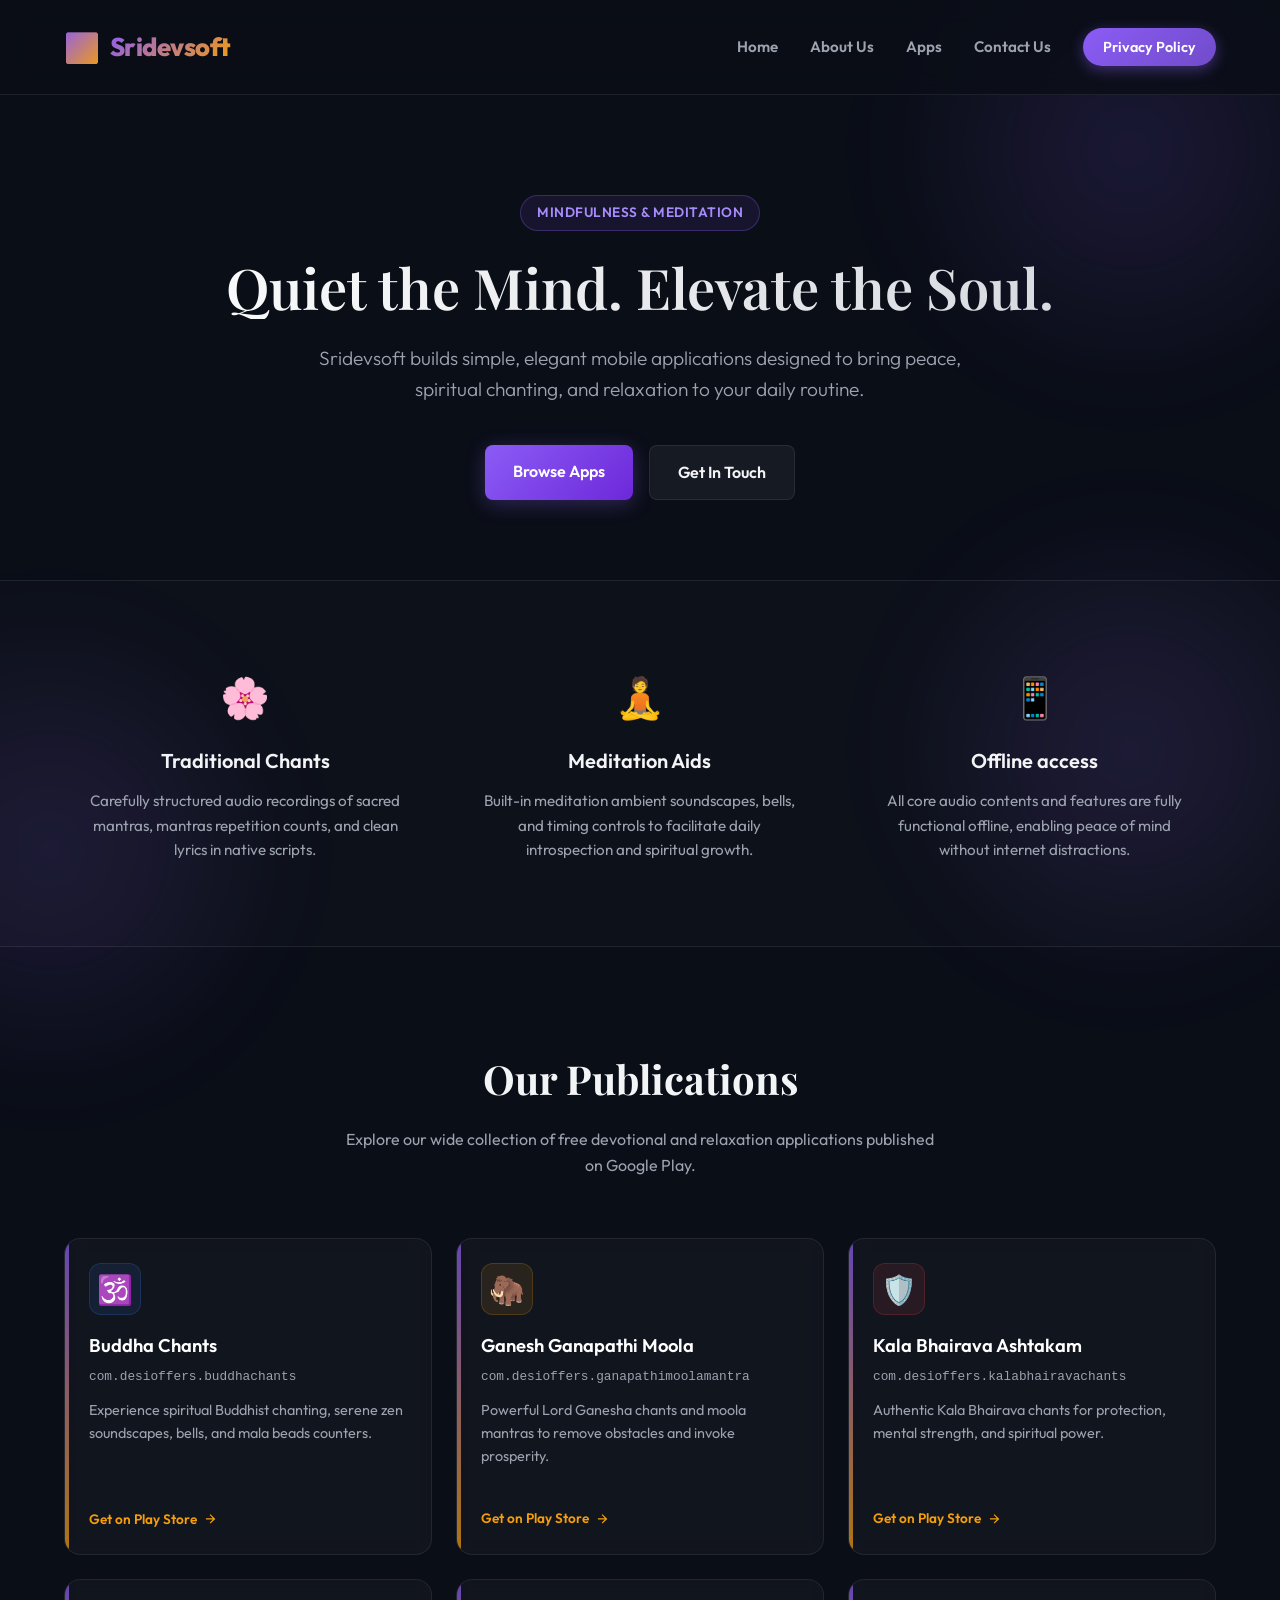
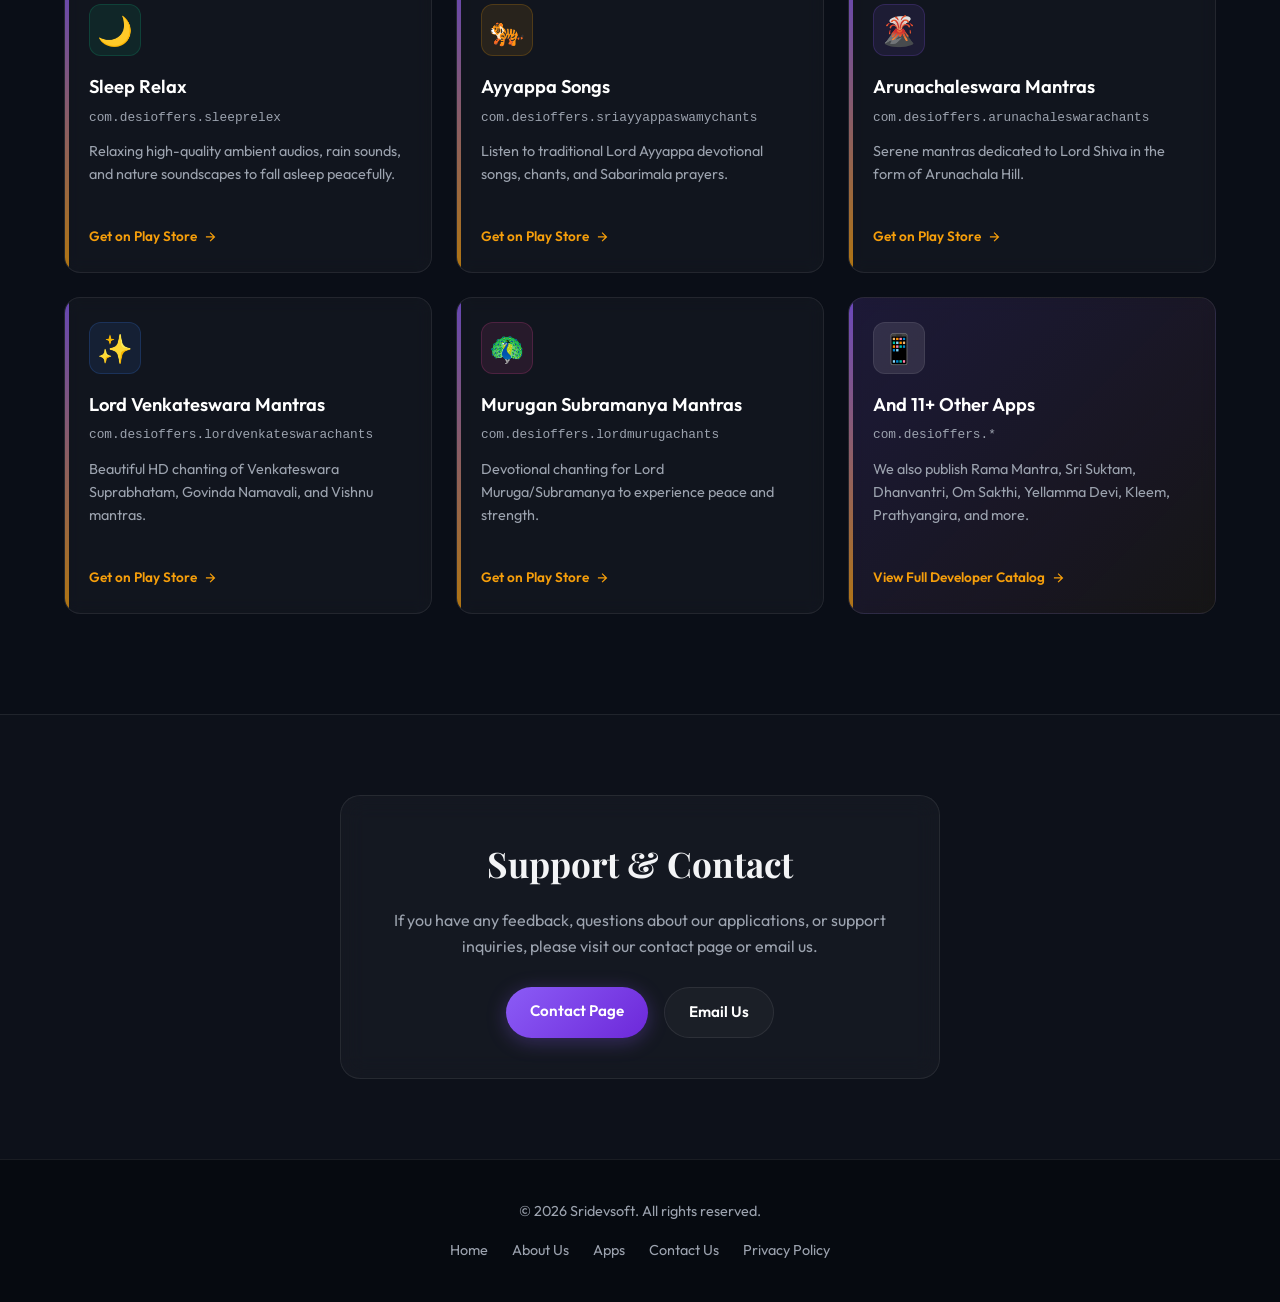
<file: index.html>
<!-- Trigger Pages Build -->
<!DOCTYPE html>
<html lang="en">
<head>
  <meta charset="UTF-8">
  <meta name="viewport" content="width=device-width, initial-scale=1.0">
  <meta http-equiv="Cache-Control" content="no-cache, no-store, must-revalidate">
  <meta http-equiv="Pragma" content="no-cache">
  <meta http-equiv="Expires" content="0">
  <meta name="description" content="Sridevsoft - Premium mobile applications for meditation, chanting, devotional songs, and relaxation. Find peace and mindfulness.">
  <title>Sridevsoft | Devotional & Meditation Apps</title>
  <!-- Google Fonts -->
  <link rel="preconnect" href="https://fonts.googleapis.com">
  <link rel="preconnect" href="https://fonts.gstatic.com" crossorigin>
  <link href="https://fonts.googleapis.com/css2?family=Outfit:wght@300;400;600;800&family=Playfair+Display:ital,wght@0,600;1,400&display=swap" rel="stylesheet">
  
  <style>
    :root {
      --bg-dark: #0a0e17;
      --bg-card: rgba(255, 255, 255, 0.03);
      --border-card: rgba(255, 255, 255, 0.08);
      --text-main: #f3f4f6;
      --text-muted: #9ca3af;
      --accent-primary: #8b5cf6; /* Purple */
      --accent-secondary: #f59e0b; /* Amber */
      --accent-glow: rgba(139, 92, 246, 0.15);
      --font-sans: 'Outfit', sans-serif;
      --font-serif: 'Playfair Display', serif;
    }

    * {
      box-sizing: border-box;
      margin: 0;
      padding: 0;
    }

    html {
      scroll-behavior: smooth;
    }

    body {
      background-color: var(--bg-dark);
      color: var(--text-main);
      font-family: var(--font-sans);
      line-height: 1.6;
      overflow-x: hidden;
    }

    /* Glowing decorative backgrounds */
    .glow-blob {
      position: absolute;
      width: 500px;
      height: 500px;
      border-radius: 50%;
      background: radial-gradient(circle, var(--accent-glow) 0%, rgba(11,15,25,0) 70%);
      z-index: -1;
      filter: blur(40px);
    }
    
    .blob-1 { top: -100px; right: -100px; }
    .blob-2 { top: 600px; left: -200px; }
    .blob-3 { bottom: -100px; right: -100px; }

    /* Container */
    .container {
      max-width: 1200px;
      margin: 0 auto;
      padding: 0 24px;
    }

    /* Header & Navigation */
    header {
      padding: 24px 0;
      border-bottom: 1px solid var(--border-card);
      backdrop-filter: blur(12px);
      position: sticky;
      top: 0;
      z-index: 100;
      background: rgba(10, 14, 23, 0.8);
    }

    .nav-wrapper {
      display: flex;
      justify-content: space-between;
      align-items: center;
    }

    .logo {
      font-size: 1.6rem;
      font-weight: 800;
      letter-spacing: -0.5px;
      color: var(--text-main);
      text-decoration: none;
      display: flex;
      align-items: center;
      gap: 10px;
    }

    .logo span {
      background: linear-gradient(135deg, var(--accent-primary), var(--accent-secondary));
      -webkit-background-clip: text;
      -webkit-text-fill-color: transparent;
    }

    .logo-icon {
      font-size: 1.8rem;
    }

    nav ul {
      display: flex;
      list-style: none;
      gap: 32px;
    }

    nav a {
      color: var(--text-muted);
      text-decoration: none;
      font-weight: 600;
      transition: color 0.3s ease;
      font-size: 0.95rem;
    }

    nav a:hover {
      color: var(--text-main);
    }

    .nav-btn {
      background: linear-gradient(135deg, var(--accent-primary), rgba(139, 92, 246, 0.8));
      color: #fff;
      padding: 10px 20px;
      border-radius: 99px;
      font-size: 0.9rem;
      transition: transform 0.2s ease, box-shadow 0.2s ease;
      box-shadow: 0 4px 14px rgba(139, 92, 246, 0.4);
    }

    .nav-btn:hover {
      transform: translateY(-2px);
      box-shadow: 0 6px 20px rgba(139, 92, 246, 0.6);
      color: #fff;
    }

    /* Hero Section */
    .hero {
      position: relative;
      padding: 100px 0 80px 0;
      text-align: center;
    }

    .hero-tag {
      display: inline-block;
      padding: 6px 16px;
      background: rgba(139, 92, 246, 0.1);
      border: 1px solid rgba(139, 92, 246, 0.3);
      color: #a78bfa;
      border-radius: 99px;
      font-size: 0.85rem;
      font-weight: 600;
      margin-bottom: 24px;
      letter-spacing: 0.5px;
      text-transform: uppercase;
    }

    .hero h1 {
      font-family: var(--font-serif);
      font-size: 3.5rem;
      line-height: 1.15;
      font-weight: 600;
      margin-bottom: 24px;
      background: linear-gradient(to right, #ffffff, #d1d5db);
      -webkit-background-clip: text;
      -webkit-text-fill-color: transparent;
    }

    @media (max-width: 768px) {
      .hero h1 { font-size: 2.5rem; }
    }

    .hero p {
      font-size: 1.2rem;
      color: var(--text-muted);
      max-width: 650px;
      margin: 0 auto 40px auto;
      font-weight: 300;
    }

    .cta-group {
      display: flex;
      justify-content: center;
      gap: 16px;
    }

    .btn {
      display: inline-block;
      padding: 14px 28px;
      border-radius: 8px;
      font-weight: 600;
      text-decoration: none;
      transition: all 0.3s ease;
      font-size: 1rem;
    }

    .btn-primary {
      background: linear-gradient(135deg, var(--accent-primary) 0%, #6d28d9 100%);
      color: #fff;
      box-shadow: 0 4px 20px rgba(139, 92, 246, 0.3);
    }

    .btn-primary:hover {
      transform: translateY(-2px);
      box-shadow: 0 8px 24px rgba(139, 92, 246, 0.5);
    }

    .btn-secondary {
      background: rgba(255, 255, 255, 0.05);
      color: var(--text-main);
      border: 1px solid var(--border-card);
    }

    .btn-secondary:hover {
      background: rgba(255, 255, 255, 0.1);
      transform: translateY(-2px);
    }

    /* Core Pillars / Mission */
    .features-intro {
      padding: 60px 0;
      border-top: 1px solid var(--border-card);
      border-bottom: 1px solid var(--border-card);
      background: rgba(255, 255, 255, 0.01);
    }

    .intro-grid {
      display: grid;
      grid-template-columns: repeat(3, 1fr);
      gap: 32px;
      text-align: center;
    }

    @media (max-width: 768px) {
      .intro-grid { grid-template-columns: 1fr; gap: 40px; }
    }

    .intro-card {
      padding: 24px;
    }

    .intro-icon {
      font-size: 2.5rem;
      margin-bottom: 16px;
      display: inline-block;
    }

    .intro-card h3 {
      font-size: 1.25rem;
      margin-bottom: 12px;
      font-weight: 600;
    }

    .intro-card p {
      color: var(--text-muted);
      font-size: 0.95rem;
    }

    /* Apps Section */
    .apps-section {
      padding: 100px 0;
    }

    .section-header {
      text-align: center;
      margin-bottom: 60px;
    }

    .section-header h2 {
      font-family: var(--font-serif);
      font-size: 2.5rem;
      margin-bottom: 16px;
    }

    .section-header p {
      color: var(--text-muted);
      max-width: 600px;
      margin: 0 auto;
    }

    .apps-grid {
      display: grid;
      grid-template-columns: repeat(auto-fill, minmax(280px, 1fr));
      gap: 24px;
    }

    .app-card {
      background: var(--bg-card);
      border: 1px solid var(--border-card);
      border-radius: 16px;
      padding: 24px;
      display: flex;
      flex-direction: column;
      justify-content: space-between;
      transition: all 0.3s cubic-bezier(0.4, 0, 0.2, 1);
      position: relative;
      overflow: hidden;
      backdrop-filter: blur(8px);
    }

    .app-card:hover {
      transform: translateY(-5px);
      border-color: rgba(139, 92, 246, 0.4);
      box-shadow: 0 12px 30px rgba(0, 0, 0, 0.2), 0 0 15px rgba(139, 92, 246, 0.1);
    }

    .app-card::before {
      content: '';
      position: absolute;
      top: 0;
      left: 0;
      width: 4px;
      height: 100%;
      background: linear-gradient(to bottom, var(--accent-primary), var(--accent-secondary));
      opacity: 0.7;
    }

    .app-top {
      margin-bottom: 20px;
    }

    .app-icon-wrapper {
      width: 52px;
      height: 52px;
      border-radius: 12px;
      display: flex;
      align-items: center;
      justify-content: center;
      font-size: 1.8rem;
      margin-bottom: 16px;
      background: rgba(255, 255, 255, 0.05);
      border: 1px solid rgba(255, 255, 255, 0.08);
    }

    .app-card h3 {
      font-size: 1.15rem;
      font-weight: 600;
      margin-bottom: 6px;
      color: #fff;
    }

    .app-pkg {
      font-size: 0.8rem;
      color: var(--text-muted);
      font-family: monospace;
      margin-bottom: 12px;
      word-break: break-all;
    }

    .app-desc {
      font-size: 0.9rem;
      color: var(--text-muted);
      margin-bottom: 20px;
    }

    .app-link {
      display: inline-flex;
      align-items: center;
      gap: 6px;
      font-size: 0.85rem;
      font-weight: 600;
      color: var(--accent-secondary);
      text-decoration: none;
      transition: color 0.2s ease;
      margin-top: auto;
    }

    .app-link:hover {
      color: #fff;
    }

    .app-link svg {
      width: 14px;
      height: 14px;
      fill: currentColor;
    }

    /* Contact Section */
    .contact {
      padding: 80px 0;
      background: rgba(255, 255, 255, 0.01);
      border-top: 1px solid var(--border-card);
      text-align: center;
    }

    .contact-card {
      max-width: 600px;
      margin: 0 auto;
      padding: 40px;
      border-radius: 20px;
      background: var(--bg-card);
      border: 1px solid var(--border-card);
      backdrop-filter: blur(12px);
    }

    .contact h2 {
      font-family: var(--font-serif);
      font-size: 2.2rem;
      margin-bottom: 16px;
    }

    .contact p {
      color: var(--text-muted);
      margin-bottom: 28px;
    }

    .contact-email {
      font-size: 1.25rem;
      font-weight: 600;
      color: #fff;
      text-decoration: none;
      display: inline-flex;
      align-items: center;
      gap: 8px;
      padding: 12px 24px;
      background: rgba(255, 255, 255, 0.03);
      border: 1px solid var(--border-card);
      border-radius: 99px;
      transition: all 0.3s ease;
    }

    .contact-email:hover {
      background: var(--accent-primary);
      border-color: var(--accent-primary);
      transform: translateY(-2px);
      box-shadow: 0 4px 15px rgba(139, 92, 246, 0.3);
    }

    /* Footer */
    footer {
      padding: 40px 0;
      border-top: 1px solid var(--border-card);
      background: #060a10;
      text-align: center;
      font-size: 0.9rem;
      color: var(--text-muted);
    }

    .footer-links {
      display: flex;
      justify-content: center;
      gap: 24px;
      margin-top: 16px;
    }

    .footer-links a {
      color: var(--text-muted);
      text-decoration: none;
      transition: color 0.2s ease;
    }

    .footer-links a:hover {
      color: var(--text-main);
    }
  </style>
</head>
<body>

  <!-- Background Glow Effects -->
  <div class="glow-blob blob-1"></div>
  <div class="glow-blob blob-2"></div>
  <div class="glow-blob blob-3"></div>

  <!-- Header -->
  <header>
    <div class="container nav-wrapper">
      <a href="#" class="logo">
        <span class="logo-icon">🕉️</span>
        <span>Sridevsoft</span>
      </a>
      <nav>
        <ul>
          <li><a href="#" class="active">Home</a></li>
          <li><a href="./about/">About Us</a></li>
          <li><a href="#apps">Apps</a></li>
          <li><a href="./contact/">Contact Us</a></li>
          <li><a href="./privacy/" class="nav-btn">Privacy Policy</a></li>
        </ul>
      </nav>
    </div>
  </header>

  <!-- Hero Section -->
  <section class="hero">
    <div class="container">
      <div class="hero-tag">Mindfulness & Meditation</div>
      <h1>Quiet the Mind. Elevate the Soul.</h1>
      <p>Sridevsoft builds simple, elegant mobile applications designed to bring peace, spiritual chanting, and relaxation to your daily routine.</p>
      <div class="cta-group">
        <a href="#apps" class="btn btn-primary">Browse Apps</a>
        <a href="./contact/" class="btn btn-secondary">Get In Touch</a>
      </div>
    </div>
  </section>

  <!-- Core Mission -->
  <section class="features-intro">
    <div class="container">
      <div class="intro-grid">
        <div class="intro-card">
          <span class="intro-icon">🌸</span>
          <h3>Traditional Chants</h3>
          <p>Carefully structured audio recordings of sacred mantras, mantras repetition counts, and clean lyrics in native scripts.</p>
        </div>
        <div class="intro-card">
          <span class="intro-icon">🧘</span>
          <h3>Meditation Aids</h3>
          <p>Built-in meditation ambient soundscapes, bells, and timing controls to facilitate daily introspection and spiritual growth.</p>
        </div>
        <div class="intro-card">
          <span class="intro-icon">📱</span>
          <h3>Offline access</h3>
          <p>All core audio contents and features are fully functional offline, enabling peace of mind without internet distractions.</p>
        </div>
      </div>
    </div>
  </section>

  <!-- Featured Apps Section -->
  <section class="apps-section" id="apps">
    <div class="container">
      <div class="section-header">
        <h2>Our Publications</h2>
        <p>Explore our wide collection of free devotional and relaxation applications published on Google Play.</p>
      </div>

      <div class="apps-grid">
        <!-- Buddha Chants -->
        <div class="app-card">
          <div class="app-top">
            <div class="app-icon-wrapper" style="background: rgba(59, 130, 246, 0.1); border-color: rgba(59, 130, 246, 0.2);">🕉️</div>
            <h3>Buddha Chants</h3>
            <p class="app-pkg">com.desioffers.buddhachants</p>
            <p class="app-desc">Experience spiritual Buddhist chanting, serene zen soundscapes, bells, and mala beads counters.</p>
          </div>
          <a href="https://play.google.com/store/apps/details?id=com.desioffers.buddhachants" class="app-link" target="_blank">
            <span>Get on Play Store</span>
            <svg viewBox="0 0 24 24"><path d="M5 13h11.86l-5.43 5.43 1.42 1.42L21.14 12l-8.29-8.29-1.42 1.42 5.43 5.43H5v2z"/></svg>
          </a>
        </div>

        <!-- Ganesh -->
        <div class="app-card">
          <div class="app-top">
            <div class="app-icon-wrapper" style="background: rgba(245, 158, 11, 0.1); border-color: rgba(245, 158, 11, 0.2);">🦣</div>
            <h3>Ganesh Ganapathi Moola</h3>
            <p class="app-pkg">com.desioffers.ganapathimoolamantra</p>
            <p class="app-desc">Powerful Lord Ganesha chants and moola mantras to remove obstacles and invoke prosperity.</p>
          </div>
          <a href="https://play.google.com/store/apps/details?id=com.desioffers.ganapathimoolamantra" class="app-link" target="_blank">
            <span>Get on Play Store</span>
            <svg viewBox="0 0 24 24"><path d="M5 13h11.86l-5.43 5.43 1.42 1.42L21.14 12l-8.29-8.29-1.42 1.42 5.43 5.43H5v2z"/></svg>
          </a>
        </div>

        <!-- Kala Bhairava -->
        <div class="app-card">
          <div class="app-top">
            <div class="app-icon-wrapper" style="background: rgba(239, 68, 68, 0.1); border-color: rgba(239, 68, 68, 0.2);">🛡️</div>
            <h3>Kala Bhairava Ashtakam</h3>
            <p class="app-pkg">com.desioffers.kalabhairavachants</p>
            <p class="app-desc">Authentic Kala Bhairava chants for protection, mental strength, and spiritual power.</p>
          </div>
          <a href="https://play.google.com/store/apps/details?id=com.desioffers.kalabhairavachants" class="app-link" target="_blank">
            <span>Get on Play Store</span>
            <svg viewBox="0 0 24 24"><path d="M5 13h11.86l-5.43 5.43 1.42 1.42L21.14 12l-8.29-8.29-1.42 1.42 5.43 5.43H5v2z"/></svg>
          </a>
        </div>

        <!-- Sleep Relax -->
        <div class="app-card">
          <div class="app-top">
            <div class="app-icon-wrapper" style="background: rgba(16, 185, 129, 0.1); border-color: rgba(16, 185, 129, 0.2);">🌙</div>
            <h3>Sleep Relax</h3>
            <p class="app-pkg">com.desioffers.sleeprelex</p>
            <p class="app-desc">Relaxing high-quality ambient audios, rain sounds, and nature soundscapes to fall asleep peacefully.</p>
          </div>
          <a href="https://play.google.com/store/apps/details?id=com.desioffers.sleeprelex" class="app-link" target="_blank">
            <span>Get on Play Store</span>
            <svg viewBox="0 0 24 24"><path d="M5 13h11.86l-5.43 5.43 1.42 1.42L21.14 12l-8.29-8.29-1.42 1.42 5.43 5.43H5v2z"/></svg>
          </a>
        </div>

        <!-- Ayyappa Songs -->
        <div class="app-card">
          <div class="app-top">
            <div class="app-icon-wrapper" style="background: rgba(245, 158, 11, 0.1); border-color: rgba(245, 158, 11, 0.2);">🐅</div>
            <h3>Ayyappa Songs</h3>
            <p class="app-pkg">com.desioffers.sriayyappaswamychants</p>
            <p class="app-desc">Listen to traditional Lord Ayyappa devotional songs, chants, and Sabarimala prayers.</p>
          </div>
          <a href="https://play.google.com/store/apps/details?id=com.desioffers.sriayyappaswamychants" class="app-link" target="_blank">
            <span>Get on Play Store</span>
            <svg viewBox="0 0 24 24"><path d="M5 13h11.86l-5.43 5.43 1.42 1.42L21.14 12l-8.29-8.29-1.42 1.42 5.43 5.43H5v2z"/></svg>
          </a>
        </div>

        <!-- Arunachaleswara -->
        <div class="app-card">
          <div class="app-top">
            <div class="app-icon-wrapper" style="background: rgba(139, 92, 246, 0.1); border-color: rgba(139, 92, 246, 0.2);">🌋</div>
            <h3>Arunachaleswara Mantras</h3>
            <p class="app-pkg">com.desioffers.arunachaleswarachants</p>
            <p class="app-desc">Serene mantras dedicated to Lord Shiva in the form of Arunachala Hill.</p>
          </div>
          <a href="https://play.google.com/store/apps/details?id=com.desioffers.arunachaleswarachants" class="app-link" target="_blank">
            <span>Get on Play Store</span>
            <svg viewBox="0 0 24 24"><path d="M5 13h11.86l-5.43 5.43 1.42 1.42L21.14 12l-8.29-8.29-1.42 1.42 5.43 5.43H5v2z"/></svg>
          </a>
        </div>

        <!-- Lord Venkateswara -->
        <div class="app-card">
          <div class="app-top">
            <div class="app-icon-wrapper" style="background: rgba(59, 130, 246, 0.1); border-color: rgba(59, 130, 246, 0.2);">✨</div>
            <h3>Lord Venkateswara Mantras</h3>
            <p class="app-pkg">com.desioffers.lordvenkateswarachants</p>
            <p class="app-desc">Beautiful HD chanting of Venkateswara Suprabhatam, Govinda Namavali, and Vishnu mantras.</p>
          </div>
          <a href="https://play.google.com/store/apps/details?id=com.desioffers.lordvenkateswarachants" class="app-link" target="_blank">
            <span>Get on Play Store</span>
            <svg viewBox="0 0 24 24"><path d="M5 13h11.86l-5.43 5.43 1.42 1.42L21.14 12l-8.29-8.29-1.42 1.42 5.43 5.43H5v2z"/></svg>
          </a>
        </div>

        <!-- Murugan Subramanya -->
        <div class="app-card">
          <div class="app-top">
            <div class="app-icon-wrapper" style="background: rgba(236, 72, 153, 0.1); border-color: rgba(236, 72, 153, 0.2);">🦚</div>
            <h3>Murugan Subramanya Mantras</h3>
            <p class="app-pkg">com.desioffers.lordmurugachants</p>
            <p class="app-desc">Devotional chanting for Lord Muruga/Subramanya to experience peace and strength.</p>
          </div>
          <a href="https://play.google.com/store/apps/details?id=com.desioffers.lordmurugachants" class="app-link" target="_blank">
            <span>Get on Play Store</span>
            <svg viewBox="0 0 24 24"><path d="M5 13h11.86l-5.43 5.43 1.42 1.42L21.14 12l-8.29-8.29-1.42 1.42 5.43 5.43H5v2z"/></svg>
          </a>
        </div>

        <!-- More apps card -->
        <div class="app-card" style="background: linear-gradient(135deg, rgba(139, 92, 246, 0.15) 0%, rgba(245, 158, 11, 0.05) 100%);">
          <div class="app-top">
            <div class="app-icon-wrapper" style="background: rgba(255,255,255,0.1);">📱</div>
            <h3>And 11+ Other Apps</h3>
            <p class="app-pkg">com.desioffers.*</p>
            <p class="app-desc">We also publish Rama Mantra, Sri Suktam, Dhanvantri, Om Sakthi, Yellamma Devi, Kleem, Prathyangira, and more.</p>
          </div>
          <a href="https://play.google.com/store/apps/developer?id=Sridevsoft" class="app-link" target="_blank">
            <span>View Full Developer Catalog</span>
            <svg viewBox="0 0 24 24"><path d="M5 13h11.86l-5.43 5.43 1.42 1.42L21.14 12l-8.29-8.29-1.42 1.42 5.43 5.43H5v2z"/></svg>
          </a>
        </div>
      </div>
    </div>
  </section>

  <!-- Contact Section -->
  <section class="contact" id="contact">
    <div class="container">
      <div class="contact-card">
        <h2>Support & Contact</h2>
        <p>If you have any feedback, questions about our applications, or support inquiries, please visit our contact page or email us.</p>
        <div style="display: flex; justify-content: center; gap: 16px; flex-wrap: wrap; margin-top: 10px;">
          <a href="./contact/" class="btn btn-primary" style="padding: 12px 24px; font-size: 0.95rem; border-radius: 99px;">Contact Page</a>
          <a href="mailto:sridevsoft@gmail.com" class="contact-email" style="padding: 12px 24px; font-size: 0.95rem; margin-top: 0;">Email Us</a>
        </div>
      </div>
    </div>
  </section>

  <!-- Footer -->
  <footer>
    <div class="container">
      <p>&copy; 2026 Sridevsoft. All rights reserved.</p>
      <div class="footer-links">
        <a href="#">Home</a>
        <a href="./about/">About Us</a>
        <a href="#apps">Apps</a>
        <a href="./contact/">Contact Us</a>
        <a href="./privacy/">Privacy Policy</a>
      </div>
    </div>
  </footer>

</body>
</html>
</file>
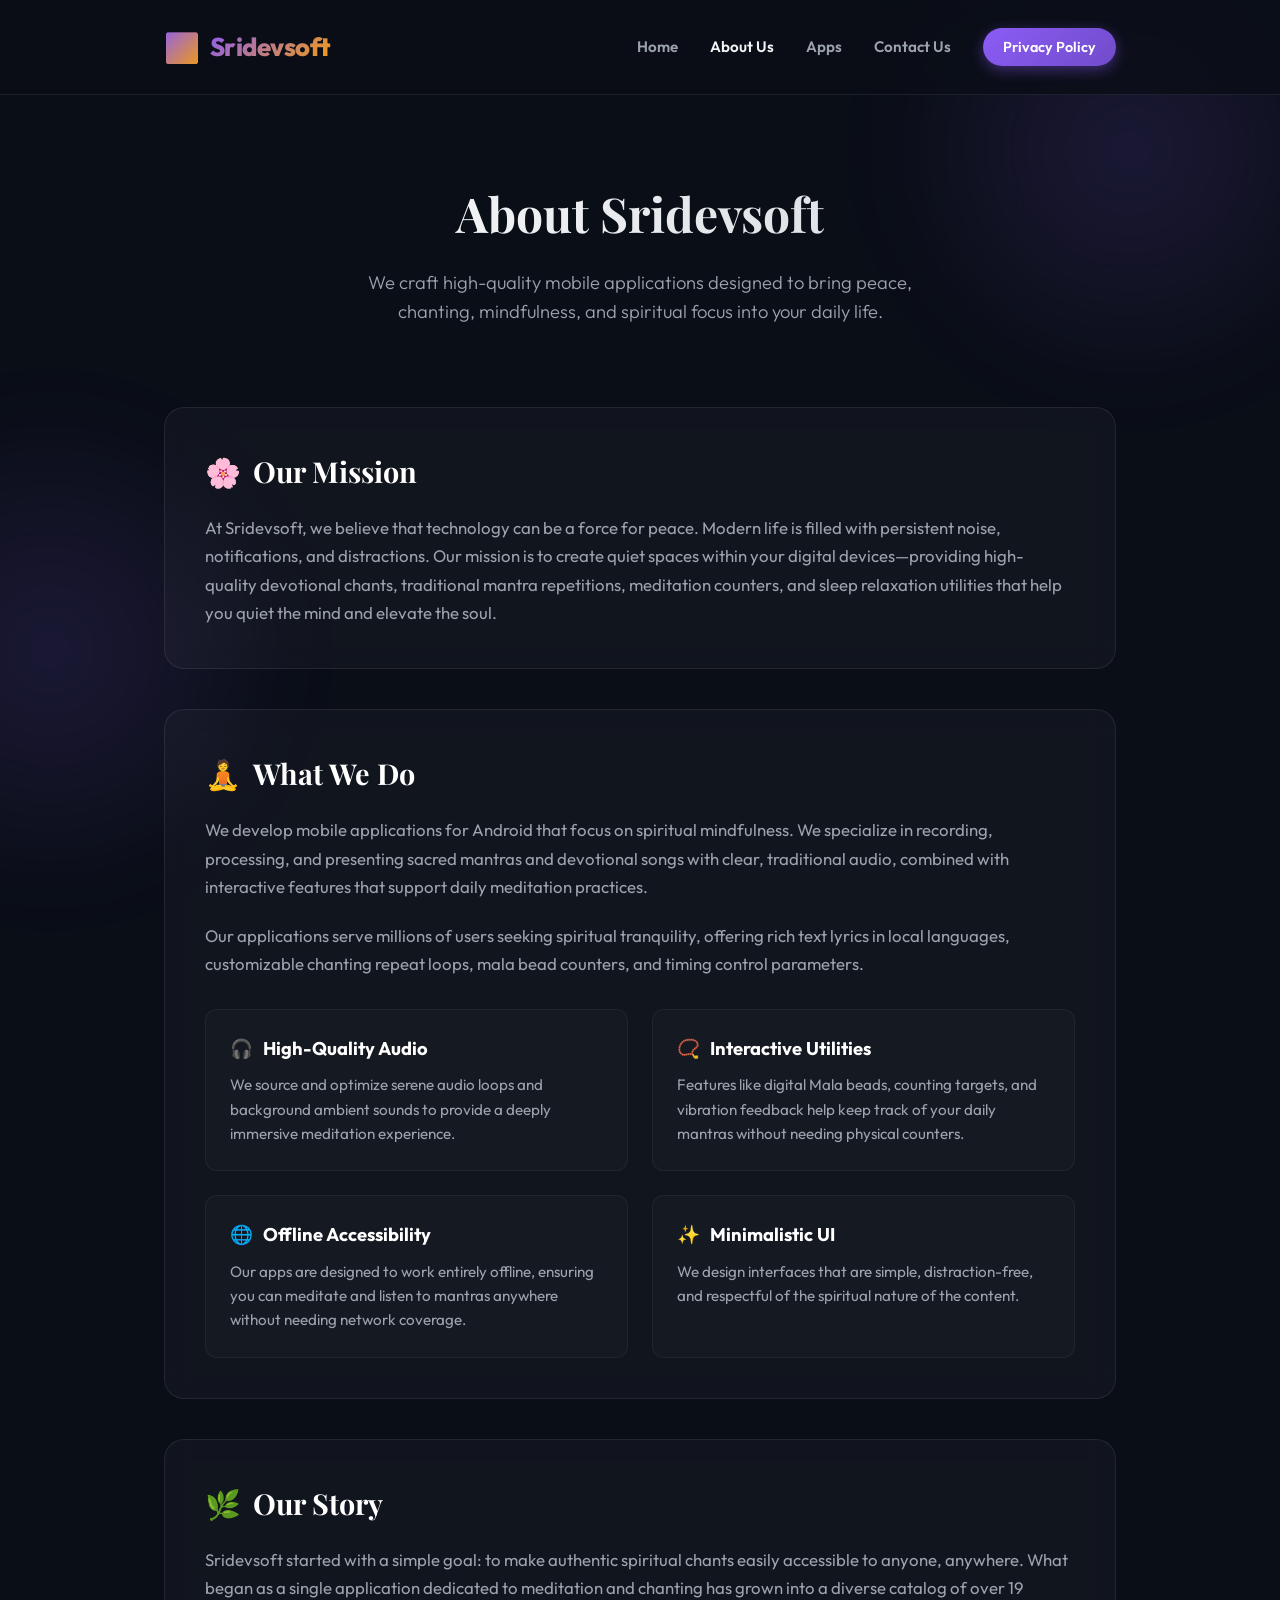
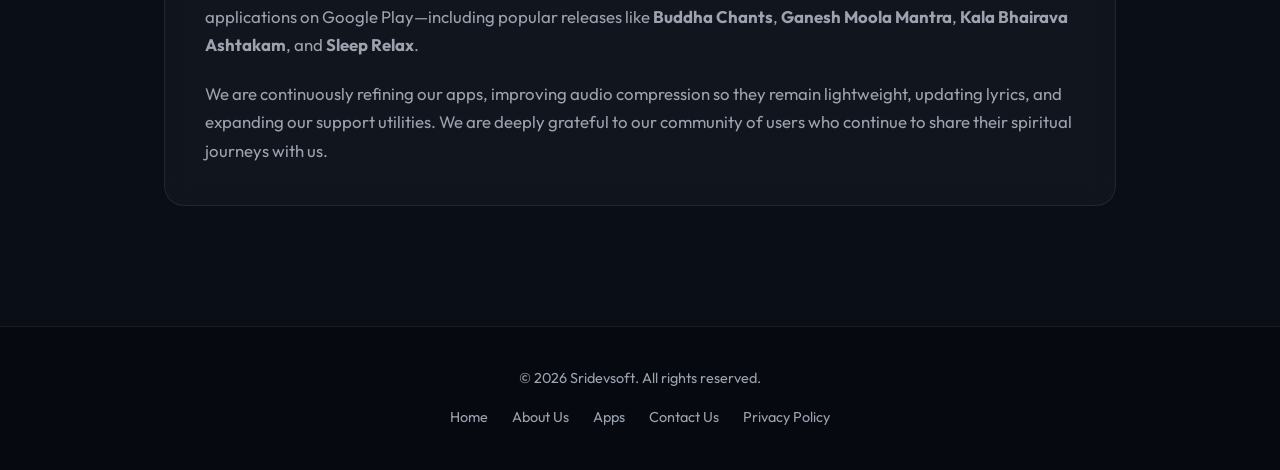
<file: about/index.html>
<!DOCTYPE html>
<html lang="en">
<head>
  <meta charset="UTF-8">
  <meta name="viewport" content="width=device-width, initial-scale=1.0">
  <meta name="description" content="About Sridevsoft - Our mission, philosophy, and story of creating devotional, chanting, and meditation applications.">
  <title>About Us | Sridevsoft</title>
  <!-- Google Fonts -->
  <link rel="preconnect" href="https://fonts.googleapis.com">
  <link rel="preconnect" href="https://fonts.gstatic.com" crossorigin>
  <link href="https://fonts.googleapis.com/css2?family=Outfit:wght@300;400;600;800&family=Playfair+Display:ital,wght@0,600;1,400&display=swap" rel="stylesheet">
  
  <style>
    :root {
      --bg-dark: #0a0e17;
      --bg-card: rgba(255, 255, 255, 0.03);
      --border-card: rgba(255, 255, 255, 0.08);
      --text-main: #f3f4f6;
      --text-muted: #9ca3af;
      --accent-primary: #8b5cf6;
      --accent-secondary: #f59e0b;
      --accent-glow: rgba(139, 92, 246, 0.15);
      --font-sans: 'Outfit', sans-serif;
      --font-serif: 'Playfair Display', serif;
    }

    * {
      box-sizing: border-box;
      margin: 0;
      padding: 0;
    }

    body {
      background-color: var(--bg-dark);
      color: var(--text-main);
      font-family: var(--font-sans);
      line-height: 1.6;
      overflow-x: hidden;
    }

    /* Glowing decorative backgrounds */
    .glow-blob {
      position: absolute;
      width: 500px;
      height: 500px;
      border-radius: 50%;
      background: radial-gradient(circle, var(--accent-glow) 0%, rgba(11,15,25,0) 70%);
      z-index: -1;
      filter: blur(40px);
    }
    
    .blob-1 { top: -100px; right: -100px; }
    .blob-2 { top: 400px; left: -200px; }

    /* Container */
    .container {
      max-width: 1000px;
      margin: 0 auto;
      padding: 0 24px;
    }

    /* Header & Navigation */
    header {
      padding: 24px 0;
      border-bottom: 1px solid var(--border-card);
      backdrop-filter: blur(12px);
      position: sticky;
      top: 0;
      z-index: 100;
      background: rgba(10, 14, 23, 0.8);
    }

    .nav-wrapper {
      display: flex;
      justify-content: space-between;
      align-items: center;
    }

    .logo {
      font-size: 1.6rem;
      font-weight: 800;
      letter-spacing: -0.5px;
      color: var(--text-main);
      text-decoration: none;
      display: flex;
      align-items: center;
      gap: 10px;
    }

    .logo span {
      background: linear-gradient(135deg, var(--accent-primary), var(--accent-secondary));
      -webkit-background-clip: text;
      -webkit-text-fill-color: transparent;
    }

    .logo-icon {
      font-size: 1.8rem;
    }

    nav ul {
      display: flex;
      list-style: none;
      gap: 32px;
      align-items: center;
    }

    nav a {
      color: var(--text-muted);
      text-decoration: none;
      font-weight: 600;
      transition: color 0.3s ease;
      font-size: 0.95rem;
    }

    nav a:hover, nav a.active {
      color: var(--text-main);
    }

    .nav-btn {
      background: linear-gradient(135deg, var(--accent-primary), rgba(139, 92, 246, 0.8));
      color: #fff;
      padding: 10px 20px;
      border-radius: 99px;
      font-size: 0.9rem;
      transition: transform 0.2s ease, box-shadow 0.2s ease;
      box-shadow: 0 4px 14px rgba(139, 92, 246, 0.4);
    }

    .nav-btn:hover {
      transform: translateY(-2px);
      box-shadow: 0 6px 20px rgba(139, 92, 246, 0.6);
      color: #fff;
    }

    /* Page Header */
    .page-title {
      padding: 80px 0 40px 0;
      text-align: center;
    }

    .page-title h1 {
      font-family: var(--font-serif);
      font-size: 3rem;
      margin-bottom: 16px;
      background: linear-gradient(to right, #ffffff, #d1d5db);
      -webkit-background-clip: text;
      -webkit-text-fill-color: transparent;
    }

    .page-title p {
      color: var(--text-muted);
      font-size: 1.15rem;
      font-weight: 300;
      max-width: 600px;
      margin: 0 auto;
    }

    /* Main Content Sections */
    .about-section {
      padding: 40px 0 80px 0;
    }

    .card {
      background: var(--bg-card);
      border: 1px solid var(--border-card);
      border-radius: 20px;
      padding: 40px;
      margin-bottom: 40px;
      backdrop-filter: blur(12px);
    }

    .card h2 {
      font-family: var(--font-serif);
      font-size: 1.8rem;
      margin-bottom: 20px;
      color: #fff;
      display: flex;
      align-items: center;
      gap: 12px;
    }

    .card p {
      color: var(--text-muted);
      margin-bottom: 20px;
      font-size: 1.05rem;
      line-height: 1.7;
    }

    .card p:last-child {
      margin-bottom: 0;
    }

    /* Key Values Grid */
    .values-grid {
      display: grid;
      grid-template-columns: repeat(2, 1fr);
      gap: 24px;
      margin-top: 30px;
    }

    @media (max-width: 768px) {
      .values-grid {
        grid-template-columns: 1fr;
      }
    }

    .value-item {
      background: rgba(255, 255, 255, 0.02);
      border: 1px solid rgba(255, 255, 255, 0.05);
      border-radius: 12px;
      padding: 24px;
    }

    .value-item h3 {
      font-size: 1.15rem;
      color: #fff;
      margin-bottom: 10px;
      display: flex;
      align-items: center;
      gap: 10px;
    }

    .value-item p {
      font-size: 0.95rem;
      color: var(--text-muted);
      line-height: 1.6;
      margin: 0;
    }

    /* Footer */
    footer {
      padding: 40px 0;
      border-top: 1px solid var(--border-card);
      background: #060a10;
      text-align: center;
      font-size: 0.9rem;
      color: var(--text-muted);
    }

    .footer-links {
      display: flex;
      justify-content: center;
      gap: 24px;
      margin-top: 16px;
    }

    .footer-links a {
      color: var(--text-muted);
      text-decoration: none;
      transition: color 0.2s ease;
    }

    .footer-links a:hover {
      color: var(--text-main);
    }
  </style>
</head>
<body>

  <!-- Background Glow -->
  <div class="glow-blob blob-1"></div>
  <div class="glow-blob blob-2"></div>

  <!-- Header -->
  <header>
    <div class="container nav-wrapper">
      <a href="../" class="logo">
        <span class="logo-icon">🕉️</span>
        <span>Sridevsoft</span>
      </a>
      <nav>
        <ul>
          <li><a href="../">Home</a></li>
          <li><a href="#" class="active">About Us</a></li>
          <li><a href="../#apps">Apps</a></li>
          <li><a href="../contact/">Contact Us</a></li>
          <li><a href="../privacy/" class="nav-btn">Privacy Policy</a></li>
        </ul>
      </nav>
    </div>
  </header>

  <!-- Title Section -->
  <section class="page-title">
    <div class="container">
      <h1>About Sridevsoft</h1>
      <p>We craft high-quality mobile applications designed to bring peace, chanting, mindfulness, and spiritual focus into your daily life.</p>
    </div>
  </section>

  <!-- Main Content -->
  <section class="about-section">
    <div class="container">
      
      <div class="card">
        <h2><span>🌸</span> Our Mission</h2>
        <p>At Sridevsoft, we believe that technology can be a force for peace. Modern life is filled with persistent noise, notifications, and distractions. Our mission is to create quiet spaces within your digital devices—providing high-quality devotional chants, traditional mantra repetitions, meditation counters, and sleep relaxation utilities that help you quiet the mind and elevate the soul.</p>
      </div>

      <div class="card">
        <h2><span>🧘</span> What We Do</h2>
        <p>We develop mobile applications for Android that focus on spiritual mindfulness. We specialize in recording, processing, and presenting sacred mantras and devotional songs with clear, traditional audio, combined with interactive features that support daily meditation practices.</p>
        <p>Our applications serve millions of users seeking spiritual tranquility, offering rich text lyrics in local languages, customizable chanting repeat loops, mala bead counters, and timing control parameters.</p>
        
        <div class="values-grid">
          <div class="value-item">
            <h3><span>🎧</span> High-Quality Audio</h3>
            <p>We source and optimize serene audio loops and background ambient sounds to provide a deeply immersive meditation experience.</p>
          </div>
          <div class="value-item">
            <h3><span>📿</span> Interactive Utilities</h3>
            <p>Features like digital Mala beads, counting targets, and vibration feedback help keep track of your daily mantras without needing physical counters.</p>
          </div>
          <div class="value-item">
            <h3><span>🌐</span> Offline Accessibility</h3>
            <p>Our apps are designed to work entirely offline, ensuring you can meditate and listen to mantras anywhere without needing network coverage.</p>
          </div>
          <div class="value-item">
            <h3><span>✨</span> Minimalistic UI</h3>
            <p>We design interfaces that are simple, distraction-free, and respectful of the spiritual nature of the content.</p>
          </div>
        </div>
      </div>

      <div class="card">
        <h2><span>🌿</span> Our Story</h2>
        <p>Sridevsoft started with a simple goal: to make authentic spiritual chants easily accessible to anyone, anywhere. What began as a single application dedicated to meditation and chanting has grown into a diverse catalog of over 19 applications on Google Play—including popular releases like <strong>Buddha Chants</strong>, <strong>Ganesh Moola Mantra</strong>, <strong>Kala Bhairava Ashtakam</strong>, and <strong>Sleep Relax</strong>.</p>
        <p>We are continuously refining our apps, improving audio compression so they remain lightweight, updating lyrics, and expanding our support utilities. We are deeply grateful to our community of users who continue to share their spiritual journeys with us.</p>
      </div>

    </div>
  </section>

  <!-- Footer -->
  <footer>
    <div class="container">
      <p>&copy; 2026 Sridevsoft. All rights reserved.</p>
      <div class="footer-links">
        <a href="../">Home</a>
        <a href="#">About Us</a>
        <a href="../#apps">Apps</a>
        <a href="../contact/">Contact Us</a>
        <a href="../privacy/">Privacy Policy</a>
      </div>
    </div>
  </footer>

</body>
</html>
</file>
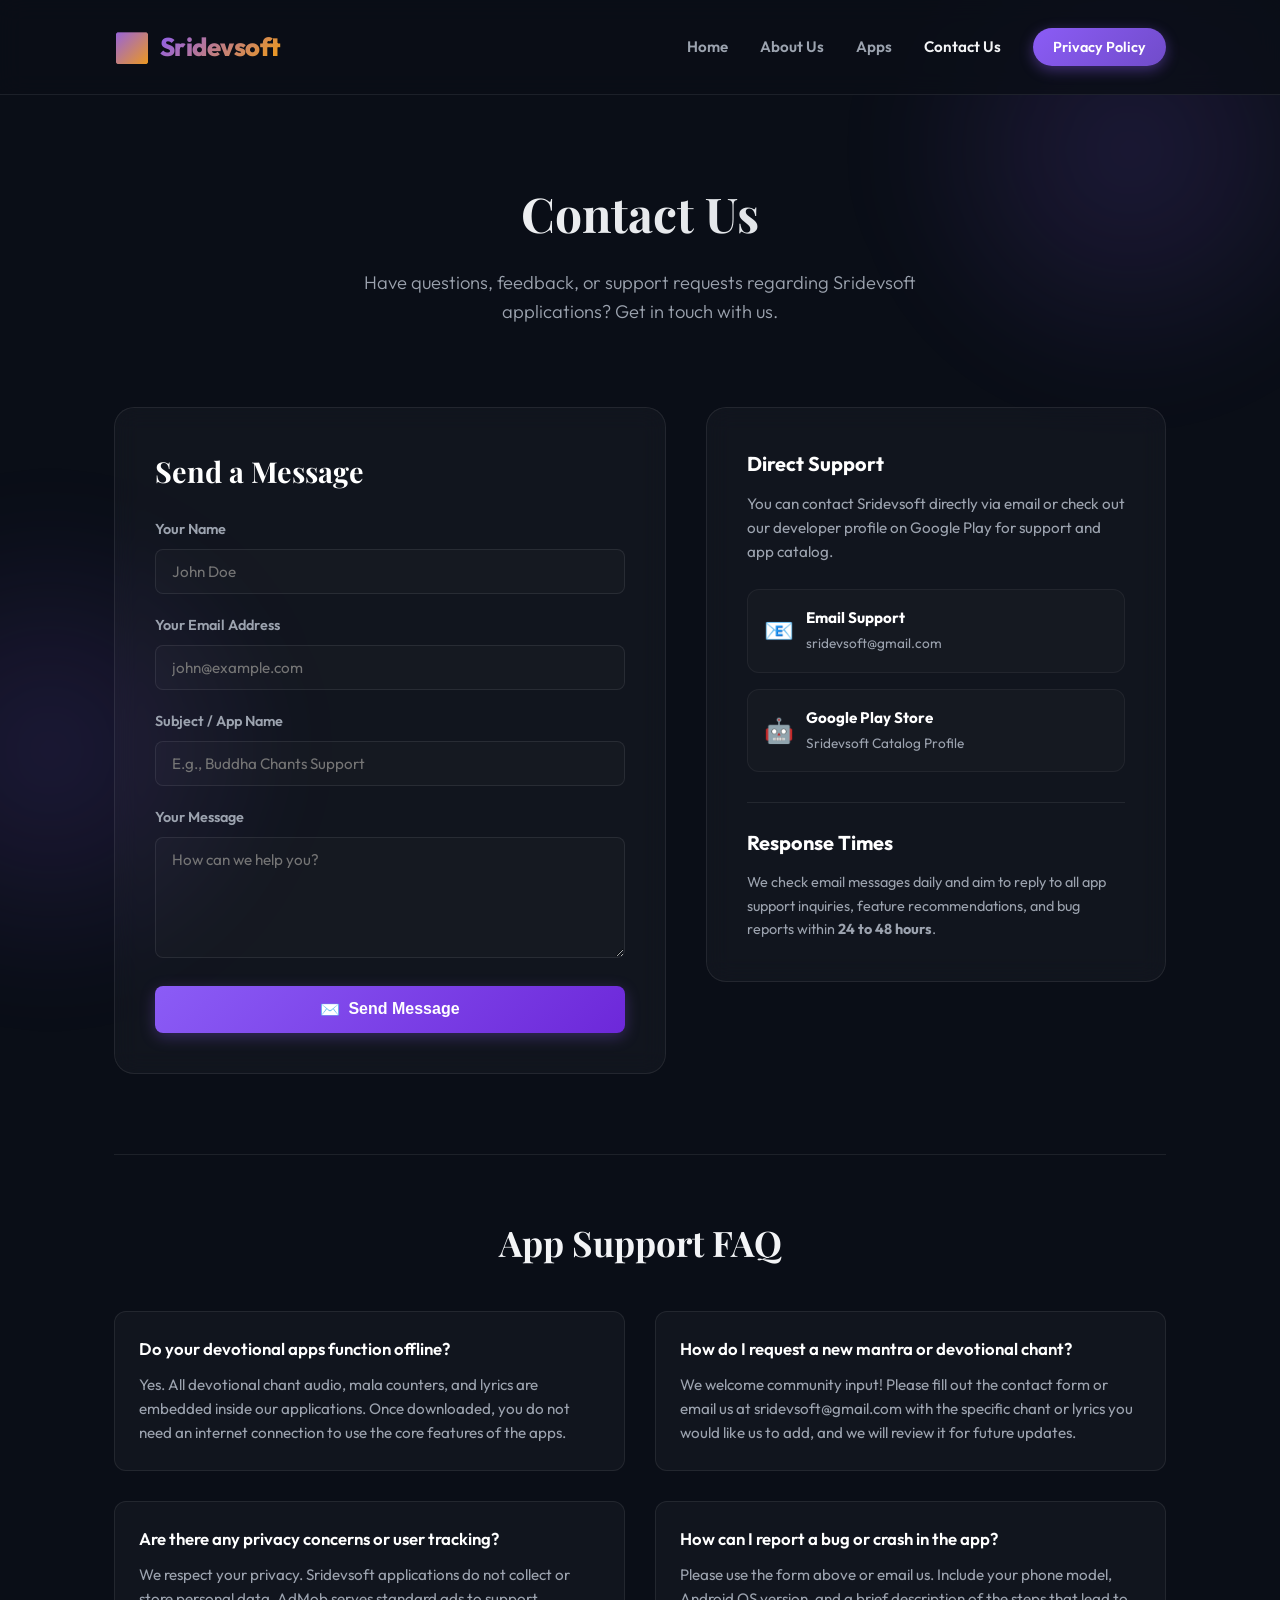
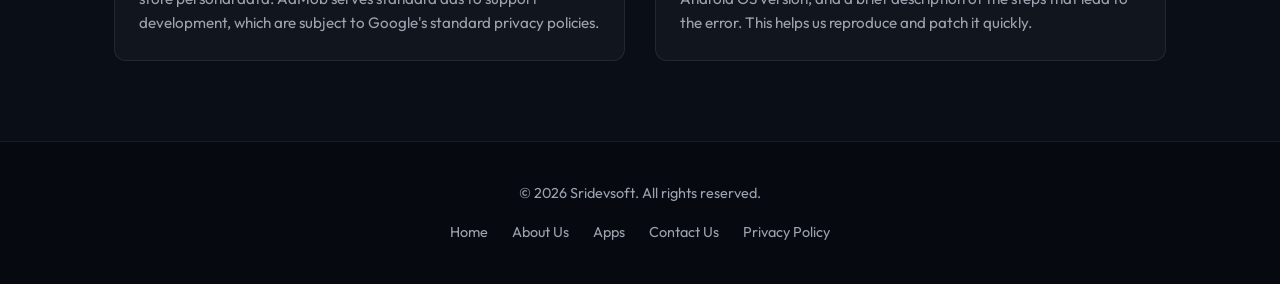
<file: contact/index.html>
<!DOCTYPE html>
<html lang="en">
<head>
  <meta charset="UTF-8">
  <meta name="viewport" content="width=device-width, initial-scale=1.0">
  <meta name="description" content="Contact Sridevsoft - Reach out for support, app suggestions, feedback, or general inquiries.">
  <title>Contact Us | Sridevsoft</title>
  <!-- Google Fonts -->
  <link rel="preconnect" href="https://fonts.googleapis.com">
  <link rel="preconnect" href="https://fonts.gstatic.com" crossorigin>
  <link href="https://fonts.googleapis.com/css2?family=Outfit:wght@300;400;600;800&family=Playfair+Display:ital,wght@0,600;1,400&display=swap" rel="stylesheet">
  
  <style>
    :root {
      --bg-dark: #0a0e17;
      --bg-card: rgba(255, 255, 255, 0.03);
      --border-card: rgba(255, 255, 255, 0.08);
      --text-main: #f3f4f6;
      --text-muted: #9ca3af;
      --accent-primary: #8b5cf6;
      --accent-secondary: #f59e0b;
      --accent-glow: rgba(139, 92, 246, 0.15);
      --font-sans: 'Outfit', sans-serif;
      --font-serif: 'Playfair Display', serif;
    }

    * {
      box-sizing: border-box;
      margin: 0;
      padding: 0;
    }

    body {
      background-color: var(--bg-dark);
      color: var(--text-main);
      font-family: var(--font-sans);
      line-height: 1.6;
      overflow-x: hidden;
    }

    /* Glowing decorative backgrounds */
    .glow-blob {
      position: absolute;
      width: 500px;
      height: 500px;
      border-radius: 50%;
      background: radial-gradient(circle, var(--accent-glow) 0%, rgba(11,15,25,0) 70%);
      z-index: -1;
      filter: blur(40px);
    }
    
    .blob-1 { top: -100px; right: -100px; }
    .blob-2 { bottom: -100px; left: -200px; }

    /* Container */
    .container {
      max-width: 1100px;
      margin: 0 auto;
      padding: 0 24px;
    }

    /* Header & Navigation */
    header {
      padding: 24px 0;
      border-bottom: 1px solid var(--border-card);
      backdrop-filter: blur(12px);
      position: sticky;
      top: 0;
      z-index: 100;
      background: rgba(10, 14, 23, 0.8);
    }

    .nav-wrapper {
      display: flex;
      justify-content: space-between;
      align-items: center;
    }

    .logo {
      font-size: 1.6rem;
      font-weight: 800;
      letter-spacing: -0.5px;
      color: var(--text-main);
      text-decoration: none;
      display: flex;
      align-items: center;
      gap: 10px;
    }

    .logo span {
      background: linear-gradient(135deg, var(--accent-primary), var(--accent-secondary));
      -webkit-background-clip: text;
      -webkit-text-fill-color: transparent;
    }

    .logo-icon {
      font-size: 1.8rem;
    }

    nav ul {
      display: flex;
      list-style: none;
      gap: 32px;
      align-items: center;
    }

    nav a {
      color: var(--text-muted);
      text-decoration: none;
      font-weight: 600;
      transition: color 0.3s ease;
      font-size: 0.95rem;
    }

    nav a:hover, nav a.active {
      color: var(--text-main);
    }

    .nav-btn {
      background: linear-gradient(135deg, var(--accent-primary), rgba(139, 92, 246, 0.8));
      color: #fff;
      padding: 10px 20px;
      border-radius: 99px;
      font-size: 0.9rem;
      transition: transform 0.2s ease, box-shadow 0.2s ease;
      box-shadow: 0 4px 14px rgba(139, 92, 246, 0.4);
    }

    .nav-btn:hover {
      transform: translateY(-2px);
      box-shadow: 0 6px 20px rgba(139, 92, 246, 0.6);
      color: #fff;
    }

    /* Page Header */
    .page-title {
      padding: 80px 0 40px 0;
      text-align: center;
    }

    .page-title h1 {
      font-family: var(--font-serif);
      font-size: 3rem;
      margin-bottom: 16px;
      background: linear-gradient(to right, #ffffff, #d1d5db);
      -webkit-background-clip: text;
      -webkit-text-fill-color: transparent;
    }

    .page-title p {
      color: var(--text-muted);
      font-size: 1.15rem;
      font-weight: 300;
      max-width: 600px;
      margin: 0 auto;
    }

    /* Contact Section Layout */
    .contact-layout {
      display: grid;
      grid-template-columns: 1.2fr 1fr;
      gap: 40px;
      padding: 40px 0 80px 0;
    }

    @media (max-width: 900px) {
      .contact-layout {
        grid-template-columns: 1fr;
      }
    }

    /* Card Details */
    .contact-card {
      background: var(--bg-card);
      border: 1px solid var(--border-card);
      border-radius: 20px;
      padding: 40px;
      backdrop-filter: blur(12px);
      display: flex;
      flex-direction: column;
      height: fit-content;
    }

    .contact-card h2 {
      font-family: var(--font-serif);
      font-size: 1.8rem;
      margin-bottom: 24px;
      color: #fff;
    }

    /* Form Fields */
    .form-group {
      margin-bottom: 20px;
    }

    .form-group label {
      display: block;
      font-size: 0.9rem;
      font-weight: 600;
      color: var(--text-muted);
      margin-bottom: 8px;
    }

    .form-control {
      width: 100%;
      background: rgba(255, 255, 255, 0.02);
      border: 1px solid var(--border-card);
      border-radius: 8px;
      padding: 12px 16px;
      color: #fff;
      font-family: var(--font-sans);
      font-size: 0.95rem;
      transition: all 0.3s ease;
    }

    .form-control:focus {
      outline: none;
      border-color: var(--accent-primary);
      box-shadow: 0 0 10px rgba(139, 92, 246, 0.15);
      background: rgba(255, 255, 255, 0.04);
    }

    .btn-submit {
      width: 100%;
      background: linear-gradient(135deg, var(--accent-primary) 0%, #6d28d9 100%);
      color: #fff;
      border: none;
      padding: 14px;
      border-radius: 8px;
      font-size: 1rem;
      font-weight: 600;
      cursor: pointer;
      transition: all 0.3s ease;
      display: flex;
      justify-content: center;
      align-items: center;
      gap: 8px;
      box-shadow: 0 4px 15px rgba(139, 92, 246, 0.3);
    }

    .btn-submit:hover {
      transform: translateY(-2px);
      box-shadow: 0 6px 20px rgba(139, 92, 246, 0.5);
    }

    /* Info Side Card */
    .info-card {
      background: var(--bg-card);
      border: 1px solid var(--border-card);
      border-radius: 20px;
      padding: 40px;
      backdrop-filter: blur(12px);
      height: fit-content;
    }

    .info-card h3 {
      font-size: 1.25rem;
      margin-bottom: 12px;
      color: #fff;
    }

    .info-card p {
      color: var(--text-muted);
      margin-bottom: 24px;
      font-size: 0.95rem;
    }

    .info-link {
      display: flex;
      align-items: center;
      gap: 12px;
      text-decoration: none;
      color: #fff;
      padding: 16px;
      background: rgba(255, 255, 255, 0.02);
      border: 1px solid rgba(255, 255, 255, 0.05);
      border-radius: 12px;
      transition: all 0.3s ease;
      margin-bottom: 16px;
    }

    .info-link:hover {
      background: rgba(255, 255, 255, 0.05);
      border-color: var(--accent-primary);
    }

    .info-link-icon {
      font-size: 1.5rem;
    }

    .info-link-text strong {
      display: block;
      font-size: 0.95rem;
    }

    .info-link-text span {
      font-size: 0.85rem;
      color: var(--text-muted);
    }

    /* FAQ Section */
    .faq-section {
      padding: 60px 0 80px 0;
      border-top: 1px solid var(--border-card);
    }

    .faq-section h2 {
      font-family: var(--font-serif);
      font-size: 2.2rem;
      text-align: center;
      margin-bottom: 40px;
    }

    .faq-grid {
      display: grid;
      grid-template-columns: repeat(2, 1fr);
      gap: 30px;
    }

    @media (max-width: 768px) {
      .faq-grid {
        grid-template-columns: 1fr;
      }
    }

    .faq-item {
      background: var(--bg-card);
      border: 1px solid var(--border-card);
      border-radius: 12px;
      padding: 24px;
    }

    .faq-item h4 {
      font-size: 1.05rem;
      color: #fff;
      margin-bottom: 10px;
      font-weight: 600;
    }

    .faq-item p {
      font-size: 0.95rem;
      color: var(--text-muted);
      line-height: 1.6;
    }

    /* Footer */
    footer {
      padding: 40px 0;
      border-top: 1px solid var(--border-card);
      background: #060a10;
      text-align: center;
      font-size: 0.9rem;
      color: var(--text-muted);
    }

    .footer-links {
      display: flex;
      justify-content: center;
      gap: 24px;
      margin-top: 16px;
    }

    .footer-links a {
      color: var(--text-muted);
      text-decoration: none;
      transition: color 0.2s ease;
    }

    .footer-links a:hover {
      color: var(--text-main);
    }

    /* Modal Styles */
    .modal-overlay {
      position: fixed;
      top: 0;
      left: 0;
      width: 100%;
      height: 100%;
      background: rgba(10, 14, 23, 0.85);
      backdrop-filter: blur(8px);
      z-index: 1000;
      display: flex;
      align-items: center;
      justify-content: center;
      opacity: 0;
      pointer-events: none;
      transition: opacity 0.3s ease;
    }
    
    .modal-overlay.show {
      opacity: 1;
      pointer-events: auto;
    }
    
    .modal-box {
      background: #111827;
      border: 1px solid var(--border-card);
      border-radius: 20px;
      width: 95%;
      max-width: 500px;
      padding: 32px;
      position: relative;
      box-shadow: 0 20px 50px rgba(0,0,0,0.5);
    }
    
    .modal-close {
      position: absolute;
      top: 20px;
      right: 20px;
      font-size: 1.5rem;
      cursor: pointer;
      color: var(--text-muted);
      transition: color 0.2s ease;
    }
    
    .modal-close:hover {
      color: #fff;
    }
    
    .modal-box h3 {
      font-size: 1.3rem;
      margin-bottom: 12px;
      color: #fff;
    }
    
    .modal-box p {
      font-size: 0.95rem;
      color: var(--text-muted);
      margin-bottom: 20px;
    }
    
    .modal-divider {
      height: 1px;
      background: var(--border-card);
      margin: 20px 0;
    }
    
    .modal-subtext {
      font-size: 0.85rem;
      color: var(--text-muted);
      margin-bottom: 8px;
    }
    
    .copy-email-box {
      display: flex;
      justify-content: space-between;
      align-items: center;
      padding: 12px 16px;
      background: rgba(255,255,255,0.02);
      border: 1px solid var(--border-card);
      border-radius: 8px;
      margin-bottom: 16px;
    }
    
    .copy-email-box strong {
      color: #fff;
    }
    
    .copy-email-box button {
      background: rgba(139, 92, 246, 0.2);
      border: 1px solid rgba(139, 92, 246, 0.4);
      color: #a78bfa;
      padding: 6px 12px;
      border-radius: 6px;
      font-size: 0.8rem;
      cursor: pointer;
      font-weight: 600;
      transition: all 0.2s ease;
    }
    
    .copy-email-box button:hover {
      background: var(--accent-primary);
      color: #fff;
    }
  </style>
</head>
<body>

  <!-- Background Glow -->
  <div class="glow-blob blob-1"></div>
  <div class="glow-blob blob-2"></div>

  <!-- Header -->
  <header>
    <div class="container nav-wrapper">
      <a href="../" class="logo">
        <span class="logo-icon">🕉️</span>
        <span>Sridevsoft</span>
      </a>
      <nav>
        <ul>
          <li><a href="../">Home</a></li>
          <li><a href="../about/">About Us</a></li>
          <li><a href="../#apps">Apps</a></li>
          <li><a href="#" class="active">Contact Us</a></li>
          <li><a href="../privacy/" class="nav-btn">Privacy Policy</a></li>
        </ul>
      </nav>
    </div>
  </header>

  <!-- Title Section -->
  <section class="page-title">
    <div class="container">
      <h1>Contact Us</h1>
      <p>Have questions, feedback, or support requests regarding Sridevsoft applications? Get in touch with us.</p>
    </div>
  </section>

  <!-- Main Content Layout -->
  <div class="container">
    <section class="contact-layout">
      
      <!-- Contact Form Card -->
      <div class="contact-card">
        <h2>Send a Message</h2>
        <form id="contactForm">
          <div class="form-group">
            <label for="name">Your Name</label>
            <input type="text" id="name" class="form-control" placeholder="John Doe" required>
          </div>
          <div class="form-group">
            <label for="email">Your Email Address</label>
            <input type="email" id="email" class="form-control" placeholder="john@example.com" required>
          </div>
          <div class="form-group">
            <label for="subject">Subject / App Name</label>
            <input type="text" id="subject" class="form-control" placeholder="E.g., Buddha Chants Support" required>
          </div>
          <div class="form-group">
            <label for="message">Your Message</label>
            <textarea id="message" class="form-control" rows="5" placeholder="How can we help you?" required></textarea>
          </div>
          <button type="submit" class="btn-submit">
            <span>✉️</span> Send Message
          </button>
        </form>
      </div>

      <!-- Info Card Side -->
      <div class="info-card">
        <h3>Direct Support</h3>
        <p>You can contact Sridevsoft directly via email or check out our developer profile on Google Play for support and app catalog.</p>
        
        <a href="mailto:sridevsoft@gmail.com" class="info-link">
          <span class="info-link-icon">📧</span>
          <div class="info-link-text">
            <strong>Email Support</strong>
            <span>sridevsoft@gmail.com</span>
          </div>
        </a>

        <a href="https://play.google.com/store/apps/developer?id=Sridevsoft" class="info-link" target="_blank">
          <span class="info-link-icon">🤖</span>
          <div class="info-link-text">
            <strong>Google Play Store</strong>
            <span>Sridevsoft Catalog Profile</span>
          </div>
        </a>

        <div style="margin-top: 30px; border-top: 1px solid var(--border-card); padding-top: 24px;">
          <h3>Response Times</h3>
          <p style="margin: 0; font-size: 0.9rem;">We check email messages daily and aim to reply to all app support inquiries, feature recommendations, and bug reports within <strong>24 to 48 hours</strong>.</p>
        </div>
      </div>

    </section>

    <!-- Support FAQ Section -->
    <section class="faq-section">
      <h2>App Support FAQ</h2>
      <div class="faq-grid">
        <div class="faq-item">
          <h4>Do your devotional apps function offline?</h4>
          <p>Yes. All devotional chant audio, mala counters, and lyrics are embedded inside our applications. Once downloaded, you do not need an internet connection to use the core features of the apps.</p>
        </div>
        <div class="faq-item">
          <h4>How do I request a new mantra or devotional chant?</h4>
          <p>We welcome community input! Please fill out the contact form or email us at sridevsoft@gmail.com with the specific chant or lyrics you would like us to add, and we will review it for future updates.</p>
        </div>
        <div class="faq-item">
          <h4>Are there any privacy concerns or user tracking?</h4>
          <p>We respect your privacy. Sridevsoft applications do not collect or store personal data. AdMob serves standard ads to support development, which are subject to Google's standard privacy policies.</p>
        </div>
        <div class="faq-item">
          <h4>How can I report a bug or crash in the app?</h4>
          <p>Please use the form above or email us. Include your phone model, Android OS version, and a brief description of the steps that lead to the error. This helps us reproduce and patch it quickly.</p>
        </div>
      </div>
    </section>
  </div>

  <!-- Footer -->
  <footer>
    <div class="container">
      <p>&copy; 2026 Sridevsoft. All rights reserved.</p>
      <div class="footer-links">
        <a href="../">Home</a>
        <a href="../about/">About Us</a>
        <a href="../#apps">Apps</a>
        <a href="#">Contact Us</a>
        <a href="../privacy/">Privacy Policy</a>
      </div>
    </div>
  </footer>

  <!-- Success Modal -->
  <div id="successModal" class="modal-overlay">
    <div class="modal-box">
      <span class="modal-close" onclick="closeModal()">&times;</span>
      <h3>✉️ How would you like to send?</h3>
      <p>Please choose your preferred method to send your message to <strong>sridevsoft@gmail.com</strong>:</p>
      
      <div style="display: flex; flex-direction: column; gap: 12px; margin-bottom: 20px;">
        <!-- Option 1: Gmail Web -->
        <a id="gmailLink" href="#" target="_blank" class="btn-submit" style="background: #ea4335; padding: 12px; text-decoration: none; font-size: 0.95rem; justify-content: center; display: flex; align-items: center; gap: 8px;">
          <span>📧</span> Send via Gmail (Web Browser)
        </a>
        
        <!-- Option 2: Default Mail App -->
        <a id="defaultMailLink" href="#" class="btn-submit" style="background: #3b82f6; padding: 12px; text-decoration: none; font-size: 0.95rem; justify-content: center; display: flex; align-items: center; gap: 8px;">
          <span>💻</span> Open Default Email App
        </a>
      </div>

      <div class="modal-divider"></div>
      
      <p class="modal-subtext">Or copy the email and message to send manually:</p>
      <div class="copy-email-box" style="margin-bottom: 12px;">
        <strong>sridevsoft@gmail.com</strong>
        <button onclick="copyEmail()" id="copyEmailBtn">Copy Email</button>
      </div>
      
      <textarea id="modalMessageCopy" class="form-control" style="background: rgba(0,0,0,0.25); font-size: 0.85rem;" rows="5" readonly></textarea>
      <button onclick="copyMessage()" id="copyMessageBtn" class="btn-submit" style="margin-top: 12px; padding: 10px; font-size: 0.9rem; background: rgba(255,255,255,0.02); border: 1px solid var(--border-card); color: #fff; box-shadow: none;">Copy Message Body</button>
    </div>
  </div>

  <!-- Script to handle contact form and show choices modal -->
  <script>
    var mailtoBodyText = "";
    
    document.getElementById('contactForm').addEventListener('submit', function(e) {
      e.preventDefault();
      var name = document.getElementById('name').value;
      var email = document.getElementById('email').value;
      var subject = document.getElementById('subject').value;
      var message = document.getElementById('message').value;
      
      mailtoBodyText = "Name: " + name + "\nEmail: " + email + "\n\nMessage:\n" + message;
      
      var mailtoUrl = "mailto:sridevsoft@gmail.com" +
                      "?subject=" + encodeURIComponent(subject) +
                      "&body=" + encodeURIComponent(mailtoBodyText);
                      
      var gmailUrl = "https://mail.google.com/mail/?view=cm&fs=1&to=sridevsoft@gmail.com" +
                     "&su=" + encodeURIComponent(subject) +
                     "&body=" + encodeURIComponent(mailtoBodyText);
      
      document.getElementById('modalMessageCopy').value = mailtoBodyText;
      document.getElementById('gmailLink').href = gmailUrl;
      document.getElementById('defaultMailLink').href = mailtoUrl;
      
      // Open the success selection modal immediately
      document.getElementById('successModal').classList.add('show');
      
      // Try launching default mail app in background
      window.location.href = mailtoUrl;
    });

    function closeModal() {
      document.getElementById('successModal').classList.remove('show');
    }

    function copyEmail() {
      navigator.clipboard.writeText("sridevsoft@gmail.com").then(function() {
        var btn = document.getElementById('copyEmailBtn');
        btn.innerText = "Copied!";
        setTimeout(function() { btn.innerText = "Copy Email"; }, 2000);
      });
    }

    function copyMessage() {
      var textarea = document.getElementById('modalMessageCopy');
      navigator.clipboard.writeText(textarea.value).then(function() {
        var btn = document.getElementById('copyMessageBtn');
        btn.innerText = "Message Copied!";
        setTimeout(function() { btn.innerText = "Copy Message Body"; }, 2000);
      });
    }
  </script>

</body>
</html>
</file>
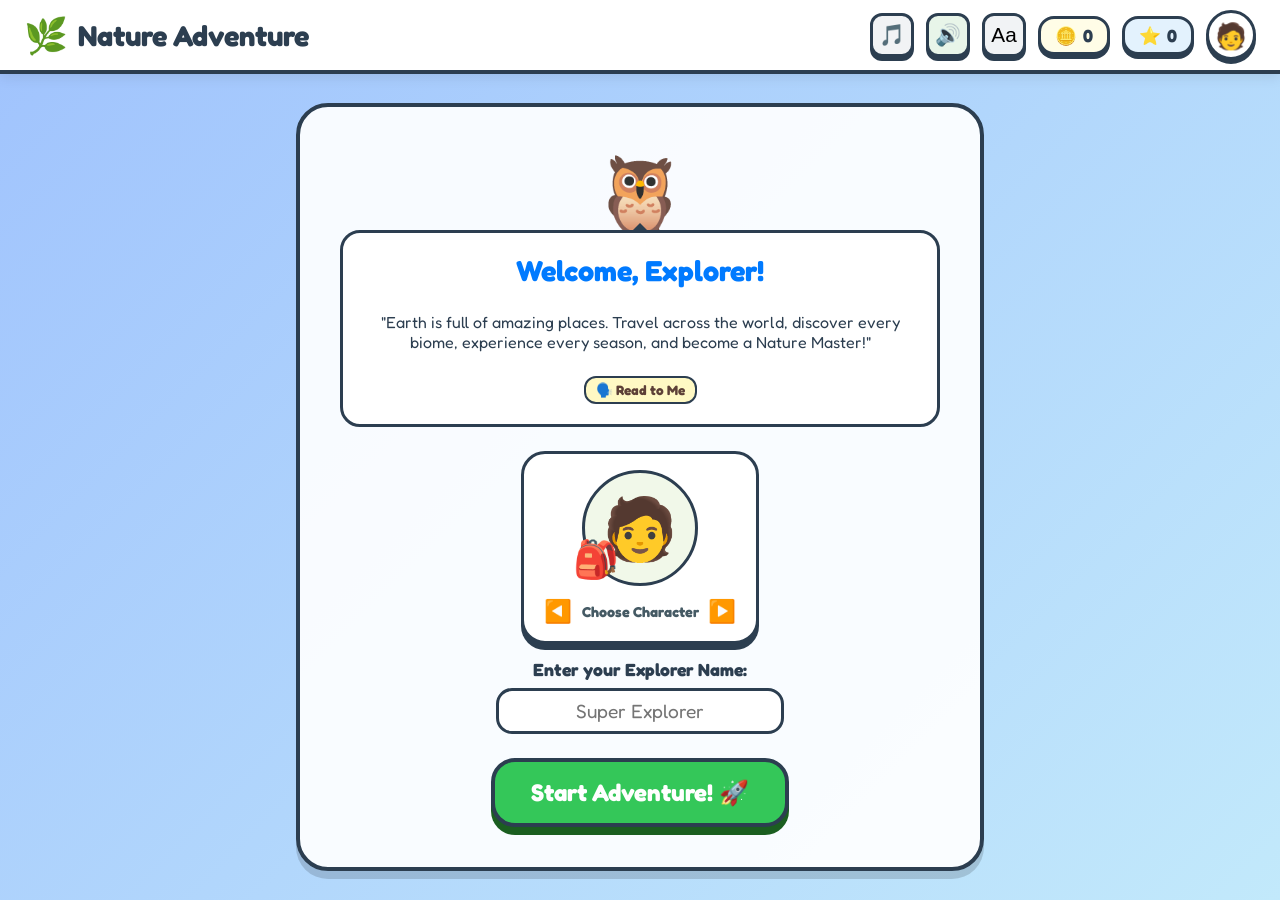
<file: nature/index.html>
<!DOCTYPE html>
<html lang="en">
<head>
  <meta charset="UTF-8">
  <meta name="viewport" content="width=device-width, initial-scale=1.0">
  <meta name="description" content="Nature Adventure - Interactive Educational Game for Children about Earth's Biomes and Seasons">
  <title>Nature Adventure | Educational Game</title>
  <!-- Google Fonts for Kids and Dyslexia friendly layout -->
  <link rel="preconnect" href="https://fonts.googleapis.com">
  <link rel="preconnect" href="https://fonts.gstatic.com" crossorigin>
  <link href="https://fonts.googleapis.com/css2?family=Fredoka:wght@300..700&family=Quicksand:wght@500;700&display=swap" rel="stylesheet">
  <link rel="stylesheet" href="style.css?v=amazon-rainforest">
</head>
<body class="dyslexia-default">

  <!-- Main Game Container -->
  <div id="game-container">
    
    <!-- Top Bar Accessibility & Status Panel -->
    <header class="game-header">
      <div class="logo">
        <span class="logo-icon">🌿</span>
        <h1>Nature Adventure</h1>
      </div>
      <div class="header-controls">
        <!-- Sound & Voice Settings -->
        <button id="btn-audio" class="control-btn" title="Toggle Nature Music" onclick="toggleMusic()">
          <span class="icon">🎵</span>
        </button>
        <button id="btn-voice" class="control-btn active" title="Toggle Voice Guide" onclick="toggleVoice()">
          <span class="icon">🔊</span>
        </button>
        <!-- Accessibility Font Toggle -->
        <button id="btn-dyslexia" class="control-btn" title="Toggle Readable Font" onclick="toggleDyslexiaFont()">
          <span class="icon">Aa</span>
        </button>
        <!-- Stats Counter -->
        <div class="coin-counter">
          <span class="coin-icon">🪙</span>
          <span id="coin-count">0</span>
        </div>
        <div class="star-counter">
          <span class="star-icon">⭐</span>
          <span id="star-count">0</span>
        </div>
        <!-- Header Custom Avatar -->
        <div class="header-avatar" onclick="showScreen('screen-welcome')" title="Change Avatar Style">
          <span id="header-avatar-icon">🧑</span>
        </div>
      </div>
    </header>

    <!-- Welcome / Start Screen -->
    <section id="screen-welcome" class="game-screen active">
      <div class="welcome-box">
        <div class="guide-character-big">🦉</div>
        <div class="welcome-bubble">
          <h2>Welcome, Explorer!</h2>
          <p id="welcome-text">"Earth is full of amazing places. Travel across the world, discover every biome, experience every season, and become a Nature Master!"</p>
          <button class="speak-btn" onclick="speakTextById('welcome-text')">🗣️ Read to Me</button>
        </div>
        
        <div class="avatar-customizer">
          <div class="avatar-display" id="avatar-preview">
            <span class="avatar-base" id="base-char-icon">🧑</span>
            <span class="avatar-hat" id="equip-hat-icon"></span>
            <span class="avatar-backpack" id="equip-backpack-icon">🎒</span>
            <span class="avatar-accessory" id="equip-accessory-icon"></span>
            <span class="avatar-hand" id="equip-hand-icon"></span>
          </div>
          <div class="avatar-arrows">
            <button class="arrow-btn" onclick="changeAvatarBase(-1)">◀️</button>
            <span>Choose Character</span>
            <button class="arrow-btn" onclick="changeAvatarBase(1)">▶️</button>
          </div>
        </div>

        <div class="name-entry-section">
          <label for="explorer-name">Enter your Explorer Name:</label>
          <input type="text" id="explorer-name" placeholder="Super Explorer" maxlength="15">
        </div>

        <button class="primary-btn pulse" onclick="startAdventure()">
          Start Adventure! 🚀
        </button>
      </div>
    </section>

    <!-- Interactive World Map Screen -->
    <section id="screen-map" class="game-screen">
      <div class="map-overlay">
        <h2>Interactive World Map</h2>
        <p class="map-subtitle">Click an unlocked Biome node to travel there!</p>
        
        <div class="world-map">
          <!-- SVG connections or decorations will render via CSS/SVG backgrounds -->
          
          <!-- Biome 1: Rainforest -->
          <div class="biome-node unlocked" id="node-rainforest" onclick="selectBiome('rainforest')">
            <span class="biome-icon">🌴</span>
            <span class="biome-label">Rainforest</span>
            <div class="biome-status">Active</div>
          </div>
          
          <!-- Biome 2: Desert -->
          <div class="biome-node locked" id="node-desert" onclick="selectBiome('desert')">
            <span class="biome-icon">🌵</span>
            <span class="biome-label">Desert</span>
            <div class="biome-status">🔒 Locked</div>
          </div>
          
          <!-- Biome 3: Grassland -->
          <div class="biome-node locked" id="node-grassland" onclick="selectBiome('grassland')">
            <span class="biome-icon">🌾</span>
            <span class="biome-label">Grassland</span>
            <div class="biome-status">🔒 Locked</div>
          </div>
          
          <!-- Biome 4: Tundra -->
          <div class="biome-node locked" id="node-tundra" onclick="selectBiome('tundra')">
            <span class="biome-icon">❄️</span>
            <span class="biome-label">Tundra</span>
            <div class="biome-status">🔒 Locked</div>
          </div>
          
          <!-- Biome 5: Savanna -->
          <div class="biome-node locked" id="node-savanna" onclick="selectBiome('savanna')">
            <span class="biome-icon">🦁</span>
            <span class="biome-label">Savanna</span>
            <div class="biome-status">🔒 Locked</div>
          </div>
          
          <!-- Biome 6: Temperate Forest -->
          <div class="biome-node locked" id="node-temperate" onclick="selectBiome('temperate')">
            <span class="biome-icon">🍁</span>
            <span class="biome-label">Temperate Forest</span>
            <div class="biome-status">🔒 Locked</div>
          </div>
          
          <!-- Biome 7: Taiga -->
          <div class="biome-node locked" id="node-taiga" onclick="selectBiome('taiga')">
            <span class="biome-icon">🌲</span>
            <span class="biome-label">Taiga</span>
            <div class="biome-status">🔒 Locked</div>
          </div>

          <!-- Travel Vehicle Overlay -->
          <div id="travel-vehicle" class="vehicle-jeep">🚙</div>
        </div>
        
        <div class="map-navigation">
          <button class="secondary-btn" onclick="showScreen('screen-welcome')">⬅️ Main Menu</button>
          <button class="secondary-btn" id="map-book-btn" onclick="openBook()">📖 Open Notebook</button>
        </div>
      </div>
    </section>

    <!-- Biome Explorer Screen -->
    <section id="screen-explorer" class="game-screen">
      
      <!-- Biome Environment Workspace -->
      <div id="biome-environment" class="rainforest-bg">
        
        <!-- Interactive Animated Weather Overlay -->
        <div id="weather-effect" class="effect-rain"></div>
        
        <!-- Day/Night Overlay -->
        <div id="time-overlay" class="day-time"></div>
        
        <!-- Biome Header Details -->
        <div class="biome-header-panel">
          <button class="back-map-btn" onclick="goToMap()">🗺️ Map</button>
          <div class="biome-title-box">
            <h2 id="explorer-biome-title">Tropical Rainforest</h2>
            <div class="season-badge" id="current-season-badge">🍂 Autumn</div>
          </div>
          <button class="book-shortcut-btn" onclick="openBook()">📖 Book</button>
        </div>

        <!-- Parallax/Floating Cartoon Elements inside Biome -->
        <div class="cloud cloud-1">☁️</div>
        <div class="cloud cloud-2">☁️</div>
        <div class="creature floating-butterfly">🦋</div>
        <div class="creature flying-bird">🐦</div>

        <!-- Clickable Active Plants/Animals in Biome (Spawns Dynamically via JS) -->
        <div id="clickable-elements-container">
          <!-- Dynamically filled with items like:
               <div class="clickable-item" style="top: 60%; left: 30%;" onclick="discoverItem(...)">🐒</div>
          -->
        </div>

        <!-- Biome HUD Overlay (Bottom Panel Controls) -->
        <div class="biome-hud">
          <!-- Season Selector Wheel -->
          <div class="season-selector">
            <span class="hud-label">Change Season:</span>
            <div class="season-buttons">
              <button class="season-btn spring-btn" onclick="setSeason('spring')">🌸 Spring</button>
              <button class="season-btn summer-btn" onclick="setSeason('summer')">☀️ Summer</button>
              <button class="season-btn autumn-btn" onclick="setSeason('autumn')">🍂 Autumn</button>
              <button class="season-btn winter-btn" onclick="setSeason('winter')">❄️ Winter</button>
            </div>
          </div>

          <!-- Time of Day Selector -->
          <div class="time-selector">
            <span class="hud-label">Time of Day:</span>
            <div class="time-buttons">
              <button class="time-btn" onclick="setTimeOfDay('day')">☀️ Day</button>
              <button class="time-btn" onclick="setTimeOfDay('night')">🌙 Night</button>
            </div>
          </div>

          <!-- Action Center -->
          <div class="action-buttons">
            <button class="action-btn game-action-btn" onclick="openMiniGame()">🎮 Play Game</button>
            <button class="action-btn quiz-action-btn" id="biome-quiz-btn" onclick="openQuiz()">📝 Biome Quiz</button>
          </div>
        </div>
        
      </div>
    </section>

    <!-- Mini-Game Modal Overlay -->
    <div id="game-modal" class="modal-overlay">
      <div class="modal-card">
        <header class="modal-header">
          <h3 id="game-title">Rainforest Layer Matcher</h3>
          <button class="close-modal" onclick="closeModal('game-modal')">✖️</button>
        </header>
        <div class="modal-content" id="game-workspace">
          <!-- Interactive mini-game area generated dynamically -->
        </div>
        <footer class="modal-footer">
          <div id="game-feedback" class="game-feedback">Drag elements to matching slots!</div>
          <button class="primary-btn" id="game-submit-btn" style="display:none;" onclick="checkMiniGame()">Verify Answers</button>
        </footer>
      </div>
    </div>

    <!-- Quiz Modal Overlay -->
    <div id="quiz-modal" class="modal-overlay">
      <div class="modal-card">
        <header class="modal-header">
          <h3>Biome Quiz Challenge</h3>
          <button class="close-modal" onclick="closeModal('quiz-modal')">✖️</button>
        </header>
        <div class="modal-content">
          <div class="quiz-question-box">
            <div class="question-guide">🦉</div>
            <div class="question-speech">
              <p id="quiz-question-text">Question goes here?</p>
              <button class="speak-btn small" onclick="speakTextById('quiz-question-text')">🗣️ Listen</button>
            </div>
          </div>
          
          <div class="quiz-options" id="quiz-options-container">
            <!-- Options dynamically filled by JS -->
          </div>
        </div>
        <footer class="modal-footer">
          <div class="quiz-progress" id="quiz-progress-dots">
            <span class="dot active"></span>
            <span class="dot"></span>
            <span class="dot"></span>
          </div>
          <div class="quiz-feedback" id="quiz-feedback">Answer the question to proceed!</div>
        </footer>
      </div>
    </div>

    <!-- Nature Collection Book Drawer -->
    <div id="book-modal" class="modal-overlay">
      <div class="book-container">
        <header class="book-header">
          <div class="book-title">
            <span>📖</span>
            <h3>Nature Explorer Notebook</h3>
          </div>
          <button class="close-modal" onclick="closeModal('book-modal')">✖️</button>
        </header>
        
        <div class="book-body">
          <!-- Left Tab Sidebar -->
          <div class="book-tabs">
            <button class="tab-btn active" onclick="switchBookTab('animals')">🐾 Animals</button>
            <button class="tab-btn" onclick="switchBookTab('plants')">🌸 Plants</button>
            <button class="tab-btn" onclick="switchBookTab('items')">🎒 Rewards</button>
          </div>
          
          <!-- Right Content Sheet -->
          <div class="book-sheet">
            <!-- Discoveries Grid -->
            <div class="discoveries-grid" id="book-grid">
              <!-- Dynamically populated card items -->
            </div>
            
            <!-- Detail view panel -->
            <div class="discovery-details" id="book-details" style="display:none;">
              <button class="back-grid-btn" onclick="hideBookDetails()">⬅️ Back to List</button>
              <div class="details-layout">
                <div class="details-visual">
                  <span id="detail-icon" class="large-icon">🦁</span>
                  <div class="detail-badge" id="detail-habitat">Savanna</div>
                </div>
                <div class="details-info">
                  <h4 id="detail-name">Lion</h4>
                  <div class="info-block">
                    <strong>Biome:</strong> <span id="detail-biome">Savanna</span><br>
                    <strong>Climate:</strong> <span id="detail-climate">Warm & Dry</span>
                  </div>
                  <div class="details-speech">
                    <p id="detail-fact">Lions live in grasslands and plains. They hunt in groups called prides.</p>
                    <button class="speak-btn" onclick="speakTextById('detail-fact')">🗣️ Read Aloud</button>
                  </div>
                  <div class="equip-control" id="details-equip-box" style="display:none; margin-top: 14px;">
                    <button class="primary-btn" id="btn-equip-item" style="font-size: 1.1rem; padding: 10px 24px; box-shadow: 0 4px 0 #1b5e20;" onclick="equipSelectedItem()">Equip Item 👕</button>
                  </div>
                </div>
              </div>
            </div>
          </div>
        </div>
      </div>
    </div>

    <!-- Reward / Level Up Banner Notification -->
    <div id="reward-banner" class="banner-overlay">
      <div class="banner-card animate-zoom">
        <div class="badge-ribbon">🏆</div>
        <h3 id="reward-title">Badge Unlocked!</h3>
        <p id="reward-desc">You are officially a Rainforest Scout!</p>
        <div id="reward-item-icon" class="large-icon">🎒</div>
        <button class="primary-btn" onclick="dismissReward()">Awesome! 🌟</button>
      </div>
    </div>

  </div>

  <!-- Audio Elements -->
  <audio id="sound-click" src="https://assets.mixkit.co/active_storage/sfx/2568/2568-84.wav" preload="auto"></audio>
  <audio id="sound-success" src="https://assets.mixkit.co/active_storage/sfx/2019/2019-84.wav" preload="auto"></audio>
  <audio id="sound-chime" src="https://assets.mixkit.co/active_storage/sfx/2018/2018-84.wav" preload="auto"></audio>
  <audio id="sound-rain" src="https://assets.mixkit.co/active_storage/sfx/2437/2437-84.wav" loop preload="auto"></audio>
  <audio id="sound-birds" src="https://assets.mixkit.co/active_storage/sfx/2438/2438-84.wav" loop preload="auto"></audio>

  <!-- Main Logic -->
  <script src="app.js?v=amazon-rainforest"></script>
</body>
</html>
</file>
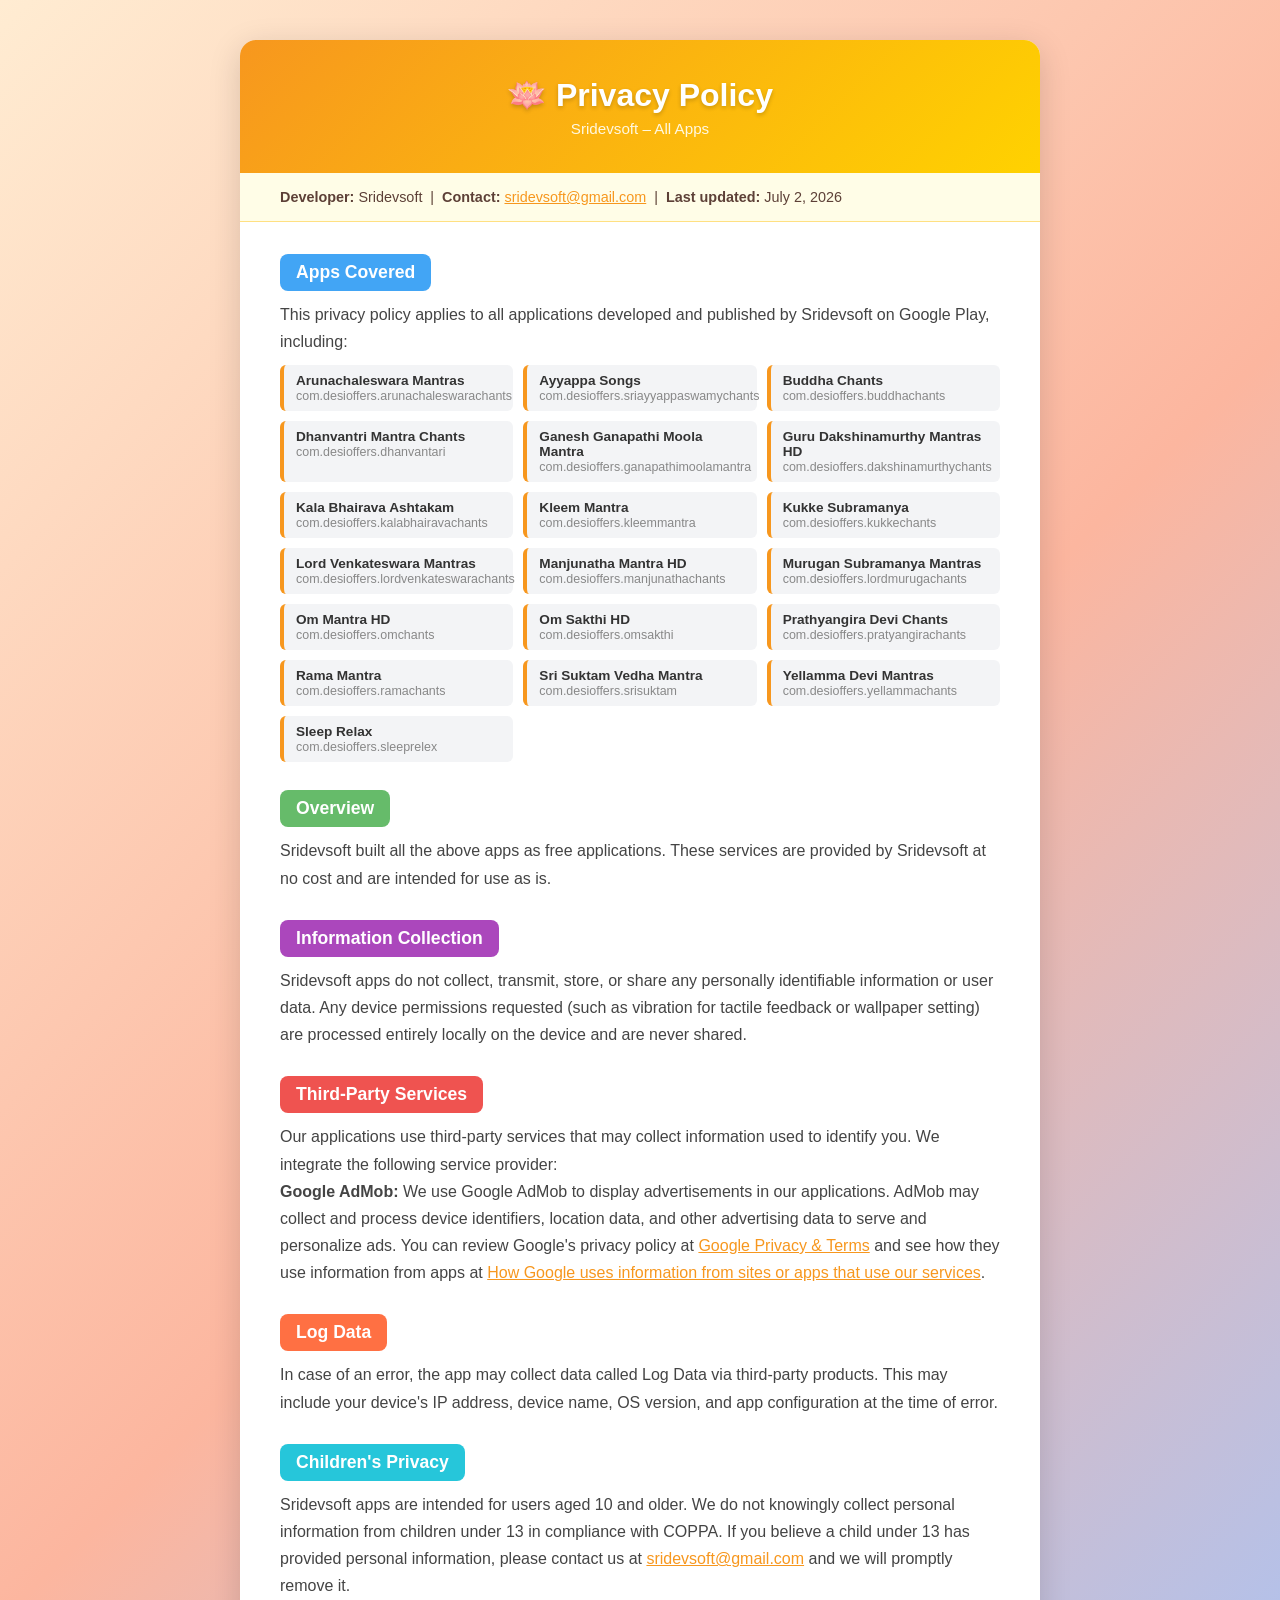
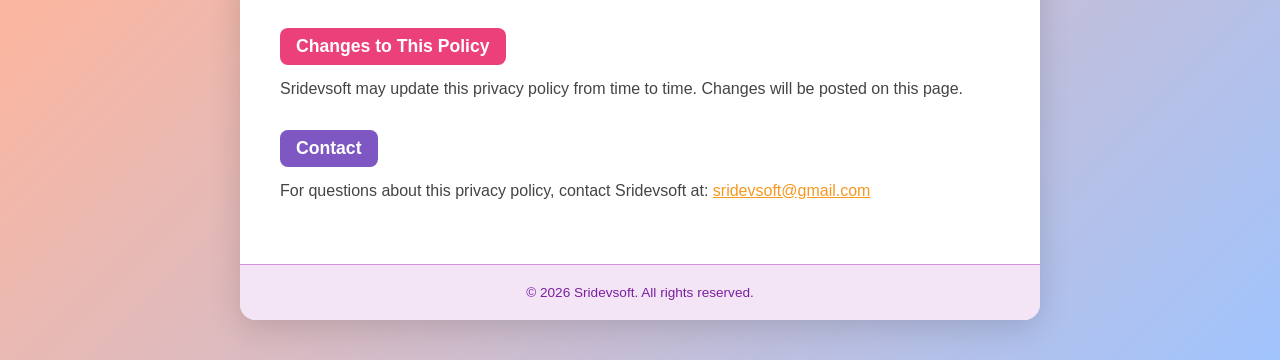
<file: privacy/index.html>
<!DOCTYPE html>
<html lang="en">
<head>
  <meta charset="UTF-8">
  <meta name="viewport" content="width=device-width, initial-scale=1.0">
  <title>Privacy Policy – Sridevsoft</title>
  <style>
    * { box-sizing: border-box; margin: 0; padding: 0; }
    body {
      font-family: Arial, sans-serif;
      background: linear-gradient(135deg, #ffecd2 0%, #fcb69f 50%, #a1c4fd 100%);
      min-height: 100vh;
      padding: 40px 20px;
    }
    .card {
      max-width: 800px;
      margin: 0 auto;
      background: #fff;
      border-radius: 16px;
      box-shadow: 0 8px 32px rgba(0,0,0,0.15);
      overflow: hidden;
    }
    .header {
      background: linear-gradient(135deg, #f7971e, #ffd200);
      padding: 36px 40px;
      text-align: center;
    }
    .header h1 { font-size: 2rem; color: #fff; text-shadow: 0 2px 4px rgba(0,0,0,0.2); }
    .header p { color: #fff8e1; margin-top: 6px; font-size: 0.95rem; }
    .meta {
      background: #fffde7; padding: 16px 40px;
      border-bottom: 1px solid #ffe082;
      font-size: 0.9rem; color: #5d4037;
    }
    .content { padding: 32px 40px; }
    .section { margin-bottom: 28px; }
    .section h2 {
      font-size: 1.1rem; font-weight: bold;
      color: #fff; padding: 8px 16px;
      border-radius: 8px; margin-bottom: 10px;
      display: inline-block;
    }
    .section:nth-child(1) h2 { background: #42a5f5; }
    .section:nth-child(2) h2 { background: #66bb6a; }
    .section:nth-child(3) h2 { background: #ab47bc; }
    .section:nth-child(4) h2 { background: #ef5350; }
    .section:nth-child(5) h2 { background: #ff7043; }
    .section:nth-child(6) h2 { background: #26c6da; }
    .section:nth-child(7) h2 { background: #ec407a; }
    .section:nth-child(8) h2 { background: #7e57c2; }
    .section p { color: #444; line-height: 1.7; }
    .apps-grid {
      display: grid;
      grid-template-columns: repeat(auto-fill, minmax(220px, 1fr));
      gap: 10px;
      margin-top: 10px;
    }
    .app-item {
      background: #f3f4f6;
      border-left: 4px solid #f7971e;
      border-radius: 6px;
      padding: 8px 12px;
      font-size: 0.85rem;
    }
    .app-item strong { display: block; color: #333; }
    .app-item span { color: #888; font-size: 0.78rem; }
    .footer {
      text-align: center; padding: 20px;
      background: #f3e5f5; color: #7b1fa2;
      font-size: 0.85rem; border-top: 1px solid #ce93d8;
    }
    a { color: #f7971e; }
  </style>
</head>
<body>
  <div class="card">
    <div class="header">
      <h1>🪷 Privacy Policy</h1>
      <p>Sridevsoft – All Apps</p>
    </div>
    <div class="meta">
      <strong>Developer:</strong> Sridevsoft &nbsp;|&nbsp;
      <strong>Contact:</strong> <a href="mailto:sridevsoft@gmail.com">sridevsoft@gmail.com</a> &nbsp;|&nbsp;
      <strong>Last updated:</strong> July 2, 2026
    </div>
    <div class="content">

      <div class="section">
        <h2>Apps Covered</h2>
        <p>This privacy policy applies to all applications developed and published by Sridevsoft on Google Play, including:</p>
        <div class="apps-grid">
          <div class="app-item"><strong>Arunachaleswara Mantras</strong><span>com.desioffers.arunachaleswarachants</span></div>
          <div class="app-item"><strong>Ayyappa Songs</strong><span>com.desioffers.sriayyappaswamychants</span></div>
          <div class="app-item"><strong>Buddha Chants</strong><span>com.desioffers.buddhachants</span></div>
          <div class="app-item"><strong>Dhanvantri Mantra Chants</strong><span>com.desioffers.dhanvantari</span></div>
          <div class="app-item"><strong>Ganesh Ganapathi Moola Mantra</strong><span>com.desioffers.ganapathimoolamantra</span></div>
          <div class="app-item"><strong>Guru Dakshinamurthy Mantras HD</strong><span>com.desioffers.dakshinamurthychants</span></div>
          <div class="app-item"><strong>Kala Bhairava Ashtakam</strong><span>com.desioffers.kalabhairavachants</span></div>
          <div class="app-item"><strong>Kleem Mantra</strong><span>com.desioffers.kleemmantra</span></div>
          <div class="app-item"><strong>Kukke Subramanya</strong><span>com.desioffers.kukkechants</span></div>
          <div class="app-item"><strong>Lord Venkateswara Mantras</strong><span>com.desioffers.lordvenkateswarachants</span></div>
          <div class="app-item"><strong>Manjunatha Mantra HD</strong><span>com.desioffers.manjunathachants</span></div>
          <div class="app-item"><strong>Murugan Subramanya Mantras</strong><span>com.desioffers.lordmurugachants</span></div>
          <div class="app-item"><strong>Om Mantra HD</strong><span>com.desioffers.omchants</span></div>
          <div class="app-item"><strong>Om Sakthi HD</strong><span>com.desioffers.omsakthi</span></div>
          <div class="app-item"><strong>Prathyangira Devi Chants</strong><span>com.desioffers.pratyangirachants</span></div>
          <div class="app-item"><strong>Rama Mantra</strong><span>com.desioffers.ramachants</span></div>
          <div class="app-item"><strong>Sri Suktam Vedha Mantra</strong><span>com.desioffers.srisuktam</span></div>
          <div class="app-item"><strong>Yellamma Devi Mantras</strong><span>com.desioffers.yellammachants</span></div>
          <div class="app-item"><strong>Sleep Relax</strong><span>com.desioffers.sleeprelex</span></div>
        </div>
      </div>

      <div class="section">
        <h2>Overview</h2>
        <p>Sridevsoft built all the above apps as free applications. These services are provided by Sridevsoft at no cost and are intended for use as is.</p>
      </div>

      <div class="section">
        <h2>Information Collection</h2>
        <p>Sridevsoft apps do not collect, transmit, store, or share any personally identifiable information or user data. Any device permissions requested (such as vibration for tactile feedback or wallpaper setting) are processed entirely locally on the device and are never shared.</p>
      </div>

      <div class="section">
        <h2>Third-Party Services</h2>
        <p>Our applications use third-party services that may collect information used to identify you. We integrate the following service provider:</p>
        <p><strong>Google AdMob:</strong> We use Google AdMob to display advertisements in our applications. AdMob may collect and process device identifiers, location data, and other advertising data to serve and personalize ads. You can review Google's privacy policy at <a href="https://policies.google.com/privacy" target="_blank">Google Privacy & Terms</a> and see how they use information from apps at <a href="https://policies.google.com/technologies/partner-sites" target="_blank">How Google uses information from sites or apps that use our services</a>.</p>
      </div>

      <div class="section">
        <h2>Log Data</h2>
        <p>In case of an error, the app may collect data called Log Data via third-party products. This may include your device's IP address, device name, OS version, and app configuration at the time of error.</p>
      </div>

      <div class="section">
        <h2>Children's Privacy</h2>
        <p>Sridevsoft apps are intended for users aged 10 and older. We do not knowingly collect personal information from children under 13 in compliance with COPPA. If you believe a child under 13 has provided personal information, please contact us at <a href="mailto:sridevsoft@gmail.com">sridevsoft@gmail.com</a> and we will promptly remove it.</p>
      </div>

      <div class="section">
        <h2>Changes to This Policy</h2>
        <p>Sridevsoft may update this privacy policy from time to time. Changes will be posted on this page.</p>
      </div>

      <div class="section">
        <h2>Contact</h2>
        <p>For questions about this privacy policy, contact Sridevsoft at: <a href="mailto:sridevsoft@gmail.com">sridevsoft@gmail.com</a></p>
      </div>

    </div>
    <div class="footer">© 2026 Sridevsoft. All rights reserved.</div>
  </div>
</body>
</html>
</file>
<file: nature/style.css>
/* CSS Design System for Nature Adventure Educational Game */

:root {
  --font-kid: 'Fredoka', 'Quicksand', sans-serif;
  --font-dyslexia: 'Comic Sans MS', 'Fredoka', sans-serif;
  
  --color-green: #34c759;
  --color-blue: #007aff;
  --color-orange: #ff9500;
  --color-gold: #ffcc00;
  --color-purple: #af52de;
  --color-red: #ff3b30;
  --color-card-bg: rgba(255, 255, 255, 0.92);
  --color-text: #2c3e50;
  
  --shadow-cartoon: 0 8px 0px rgba(0,0,0,0.15);
  --border-cartoon: 4px solid #2c3e50;
}

/* Dyslexia-friendly override class */
body.dyslexia-active {
  font-family: var(--font-dyslexia) !important;
  font-size: 1.1rem !important;
  letter-spacing: 0.08em !important;
  word-spacing: 0.15em !important;
  line-height: 1.6 !important;
}

body.dyslexia-default {
  font-family: var(--font-kid);
  background: #eef9ff;
  color: var(--color-text);
  overflow-x: hidden;
  margin: 0;
  padding: 0;
  user-select: none;
}

/* Audio button state colors */
#btn-audio.active .icon { color: var(--color-green); }
#btn-voice.active .icon { color: var(--color-orange); }

/* Root Game Wrapper */
#game-container {
  width: 100vw;
  height: 100vh;
  display: flex;
  flex-direction: column;
  position: relative;
}

/* Header dashboard */
.game-header {
  height: 70px;
  background: #fff;
  border-bottom: var(--border-cartoon);
  display: flex;
  justify-content: space-between;
  align-items: center;
  padding: 0 24px;
  box-shadow: 0 4px 12px rgba(0, 0, 0, 0.08);
  z-index: 50;
}

.logo {
  display: flex;
  align-items: center;
  gap: 10px;
}

.logo-icon {
  font-size: 2.2rem;
  animation: float 3s ease-in-out infinite;
}

.logo h1 {
  font-size: 1.8rem;
  margin: 0;
  font-weight: 800;
  color: #2c3e50;
}

.header-controls {
  display: flex;
  align-items: center;
  gap: 12px;
}

.control-btn {
  background: #f1f3f5;
  border: 3px solid #2c3e50;
  border-radius: 12px;
  width: 44px;
  height: 44px;
  display: flex;
  align-items: center;
  justify-content: center;
  font-size: 1.3rem;
  cursor: pointer;
  box-shadow: 0 4px 0 #2c3e50;
  transition: all 0.1s ease;
}

.control-btn:active {
  transform: translateY(4px);
  box-shadow: none;
}

.control-btn.active {
  background: #e8f5e9;
}

.coin-counter, .star-counter {
  display: flex;
  align-items: center;
  gap: 6px;
  background: #fffde7;
  border: 3px solid #2c3e50;
  border-radius: 16px;
  padding: 6px 14px;
  font-weight: 800;
  font-size: 1.1rem;
  box-shadow: 0 4px 0 #2c3e50;
}

.star-counter {
  background: #e3f2fd;
}

/* Screens Layout */
.game-screen {
  flex: 1;
  display: none;
  position: relative;
  overflow: hidden;
}

.game-screen.active {
  display: block;
}

/* Welcome Screen */
#screen-welcome {
  background: linear-gradient(135deg, #a1c4fd 0%, #c2e9fb 100%);
  display: none;
  align-items: center;
  justify-content: center;
  padding: 20px;
}

#screen-welcome.active {
  display: flex;
}

.welcome-box {
  background: var(--color-card-bg);
  border: var(--border-cartoon);
  border-radius: 32px;
  padding: 40px;
  max-width: 600px;
  text-align: center;
  box-shadow: var(--shadow-cartoon);
  position: relative;
}

.guide-character-big {
  font-size: 5rem;
  margin-bottom: -15px;
  animation: float 4s ease-in-out infinite;
}

.welcome-bubble {
  background: #fff;
  border: 3px solid #2c3e50;
  border-radius: 20px;
  padding: 20px;
  position: relative;
  margin-bottom: 24px;
}

.welcome-bubble::after {
  content: '';
  position: absolute;
  bottom: 100%;
  left: 50%;
  transform: translateX(-50%);
  border-width: 10px;
  border-style: solid;
  border-color: transparent transparent #2c3e50 transparent;
}

.welcome-bubble h2 {
  margin-top: 0;
  color: var(--color-blue);
  font-size: 1.8rem;
}

.name-entry-section {
  margin-bottom: 24px;
  display: flex;
  flex-direction: column;
  align-items: center;
  gap: 8px;
}

.name-entry-section label {
  font-weight: 800;
  font-size: 1.1rem;
}

.name-entry-section input {
  font-family: var(--font-kid);
  font-size: 1.2rem;
  padding: 8px 16px;
  border: 3px solid #2c3e50;
  border-radius: 16px;
  text-align: center;
  width: 80%;
  max-width: 250px;
}

/* Buttons System */
.primary-btn {
  background: var(--color-green);
  color: white;
  font-family: var(--font-kid);
  font-size: 1.5rem;
  font-weight: 800;
  padding: 16px 36px;
  border: var(--border-cartoon);
  border-radius: 24px;
  cursor: pointer;
  box-shadow: 0 8px 0 #1b5e20;
  transition: all 0.1s ease;
  display: inline-flex;
  align-items: center;
  gap: 10px;
}

.primary-btn:active {
  transform: translateY(6px);
  box-shadow: 0 2px 0 #1b5e20;
}

.secondary-btn {
  background: var(--color-blue);
  color: white;
  font-family: var(--font-kid);
  font-size: 1.1rem;
  font-weight: 800;
  padding: 10px 24px;
  border: 3px solid #2c3e50;
  border-radius: 16px;
  cursor: pointer;
  box-shadow: 0 4px 0 #0d47a1;
  transition: all 0.1s ease;
}

.secondary-btn:active {
  transform: translateY(3px);
  box-shadow: 0 1px 0 #0d47a1;
}

.speak-btn {
  background: #fff9c4;
  color: #5d4037;
  border: 2px solid #2c3e50;
  border-radius: 12px;
  padding: 4px 10px;
  font-family: var(--font-kid);
  font-size: 0.85rem;
  font-weight: 700;
  cursor: pointer;
  margin-top: 8px;
}

.speak-btn.small {
  margin-top: 0;
}

/* Map Screen Layout */
#screen-map {
  background: radial-gradient(circle, #eef9ff 0%, #b2ebf2 100%);
  padding: 20px;
}

.map-overlay {
  max-width: 960px;
  margin: 0 auto;
  text-align: center;
  height: 100%;
  display: flex;
  flex-direction: column;
}

.map-overlay h2 {
  font-size: 2.2rem;
  margin: 10px 0 5px 0;
  color: #37474f;
  text-shadow: 0 2px 4px rgba(0,0,0,0.05);
}

.map-subtitle {
  font-size: 1.1rem;
  margin: 0 0 20px 0;
  color: #546e7a;
}

.world-map {
  flex: 1;
  background: #a5d6a7;
  border: var(--border-cartoon);
  border-radius: 36px;
  box-shadow: var(--shadow-cartoon);
  position: relative;
  margin-bottom: 20px;
  overflow: hidden;
  background-image: radial-gradient(#81c784 20%, transparent 20%),
                    radial-gradient(#81c784 20%, transparent 20%);
  background-size: 30px 30px;
  background-position: 0 0, 15px 15px;
}

.biome-node {
  position: absolute;
  width: 90px;
  height: 90px;
  background: white;
  border: 3px solid #2c3e50;
  border-radius: 50%;
  display: flex;
  flex-direction: column;
  align-items: center;
  justify-content: center;
  cursor: pointer;
  box-shadow: 0 6px 0 #2c3e50;
  transition: all 0.2s cubic-bezier(0.175, 0.885, 0.32, 1.275);
  z-index: 10;
}

.biome-node:hover {
  transform: scale(1.1) translateY(-5px);
  box-shadow: 0 11px 0 #2c3e50;
}

.biome-node:active {
  transform: scale(0.95) translateY(2px);
  box-shadow: 0 2px 0 #2c3e50;
}

.biome-node.locked {
  background: #cfd8dc;
  border-color: #78909c;
  cursor: not-allowed;
  box-shadow: 0 6px 0 #78909c;
}

.biome-node.locked:hover {
  transform: none;
  box-shadow: 0 6px 0 #78909c;
}

.biome-node.unlocked {
  border-color: var(--color-green);
  box-shadow: 0 6px 0 var(--color-green);
}

.biome-icon {
  font-size: 2.2rem;
}

.biome-label {
  font-size: 0.75rem;
  font-weight: 800;
  color: #2c3e50;
  position: absolute;
  top: 100%;
  background: white;
  padding: 2px 8px;
  border: 2px solid #2c3e50;
  border-radius: 8px;
  white-space: nowrap;
  margin-top: 4px;
}

.biome-status {
  font-size: 0.65rem;
  font-weight: 700;
  color: #78909c;
  margin-top: 2px;
}

.unlocked .biome-status {
  color: #2e7d32;
  font-weight: 800;
}

/* Map coordinates for the nodes */
#node-rainforest { top: 60%; left: 15%; }
#node-desert { top: 40%; left: 35%; }
#node-grassland { top: 25%; left: 60%; }
#node-tundra { top: 15%; left: 80%; }
#node-savanna { top: 65%; left: 45%; }
#node-temperate { top: 35%; left: 75%; }
#node-taiga { top: 25%; left: 25%; }

#travel-vehicle {
  position: absolute;
  font-size: 2.5rem;
  z-index: 20;
  transition: all 1.5s ease-in-out;
  transform: translate(-50%, -50%);
  display: none;
}

.map-navigation {
  display: flex;
  justify-content: space-between;
  padding: 0 10px;
}

/* Biome Explorer Screen */
#biome-environment {
  width: 100%;
  height: 100%;
  position: relative;
  display: flex;
  flex-direction: column;
  justify-content: space-between;
  background-size: cover;
  background-position: center;
  transition: background 0.8s ease, transform 0.15s ease-out;
  transform-style: preserve-3d;
  perspective: 1200px;
  animation: gentle-3d-swing 8s ease-in-out infinite;
}

/* Biome Background Skins (Natural Photo Wallpapers) */
.rainforest-bg {
  background-image: url('https://images.unsplash.com/photo-1596253507164-30e704181726?q=80&w=1200');
}
.desert-bg {
  background-image: url('https://images.unsplash.com/photo-1509316975850-ff9c5edd0cd9?q=80&w=1200');
}
.grassland-bg {
  background-image: url('https://images.unsplash.com/photo-1500382017468-9049fed747ef?q=80&w=1200');
}
.tundra-bg {
  background-image: url('https://images.unsplash.com/photo-1518241353330-0f7941c2d9b5?q=80&w=1200');
}
.savanna-bg {
  background-image: url('https://images.unsplash.com/photo-1516426122078-c23e76319801?q=80&w=1200');
}
.temperate-bg {
  background-image: url('https://images.unsplash.com/photo-1448375240586-882707db888b?q=80&w=1200');
}
.taiga-bg {
  background-image: url('https://images.unsplash.com/photo-1482862549707-f63cb32c5fd9?q=80&w=1200');
}

/* Weather Overlays */
#weather-effect {
  position: absolute;
  top: 0;
  left: 0;
  width: 100%;
  height: 100%;
  pointer-events: none;
  z-index: 5;
}

/* Dynamic rain simulation using linear gradients */
.effect-rain {
  background: repeat url("data:image/svg+xml;utf8,<svg xmlns='http://www.w3.org/2000/svg' width='20' height='40'><line x1='10' y1='0' x2='5' y2='40' stroke='rgba(174,219,255,0.6)' stroke-width='1.5'/></svg>");
  animation: rainFall 0.8s linear infinite;
}

.effect-snow {
  background: repeat url("data:image/svg+xml;utf8,<svg xmlns='http://www.w3.org/2000/svg' width='40' height='40'><circle cx='20' cy='20' r='3' fill='white' opacity='0.8'/></svg>");
  animation: snowFall 4s linear infinite;
}

.effect-leaves {
  background: repeat url("data:image/svg+xml;utf8,<svg xmlns='http://www.w3.org/2000/svg' width='100' height='100'><path d='M20,10 C30,10 40,20 40,30 C30,30 20,20 20,10 Z' fill='%23e056fd' opacity='0.7'/><path d='M70,50 C80,50 90,60 90,70 C80,70 70,60 70,50 Z' fill='%23ffbe76' opacity='0.7'/></svg>");
  animation: leafFall 6s linear infinite;
}

/* Day/Night Time system overlay */
#time-overlay {
  position: absolute;
  top: 0;
  left: 0;
  width: 100%;
  height: 100%;
  pointer-events: none;
  z-index: 4;
  transition: background 1.5s ease;
}

.day-time {
  background: transparent;
}

.night-time {
  background: rgba(13, 27, 42, 0.65);
}

/* HUD Header Details */
.biome-header-panel {
  display: flex;
  justify-content: space-between;
  align-items: center;
  padding: 16px 24px;
  z-index: 10;
}

.back-map-btn, .book-shortcut-btn {
  background: white;
  border: 3px solid #2c3e50;
  border-radius: 16px;
  padding: 8px 16px;
  font-family: var(--font-kid);
  font-weight: 800;
  font-size: 1.1rem;
  cursor: pointer;
  box-shadow: 0 4px 0 #2c3e50;
}

.back-map-btn:active, .book-shortcut-btn:active {
  transform: translateY(3px);
  box-shadow: none;
}

.biome-title-box {
  background: white;
  border: 3px solid #2c3e50;
  border-radius: 20px;
  padding: 8px 24px;
  display: flex;
  align-items: center;
  gap: 12px;
  box-shadow: 0 4px 0 #2c3e50;
}

.biome-title-box h2 {
  margin: 0;
  font-size: 1.4rem;
}

.season-badge {
  background: var(--color-orange);
  color: white;
  border-radius: 12px;
  padding: 4px 10px;
  font-size: 0.85rem;
  font-weight: 800;
}

/* Dynamic Clickable Creatures */
#clickable-elements-container {
  position: absolute;
  top: 0;
  left: 0;
  width: 100%;
  height: 100%;
  pointer-events: auto;
  z-index: 8;
}

.clickable-item {
  position: absolute;
  font-size: 3.8rem;
  cursor: pointer;
  user-select: none;
  animation: gentle-wobble 4s ease-in-out infinite;
  transition: transform 0.2s cubic-bezier(0.175, 0.885, 0.32, 1.275);
  transform: translateZ(60px);
  filter: drop-shadow(0 12px 10px rgba(0,0,0,0.3));
}

.clickable-item:hover {
  transform: translateZ(95px) scale(1.25) rotate(8deg);
  filter: drop-shadow(0 20px 15px rgba(0,0,0,0.45));
}

.clickable-item.discovered::after {
  content: '✅';
  position: absolute;
  top: -10px;
  right: -10px;
  font-size: 1.2rem;
}

/* Clouds and animals floating */
.cloud {
  position: absolute;
  font-size: 4rem;
  color: white;
  opacity: 0.85;
  pointer-events: none;
}

.cloud-1 {
  top: 15%;
  animation: driftRight 45s linear infinite;
}

.cloud-2 {
  top: 25%;
  animation: driftRight 65s linear infinite;
}

.floating-butterfly {
  position: absolute;
  top: 60%;
  left: 10%;
  font-size: 2.2rem;
  animation: butterflyFlap 12s linear infinite;
  pointer-events: none;
}

.flying-bird {
  position: absolute;
  top: 20%;
  left: -10%;
  font-size: 2.2rem;
  animation: birdFly 20s linear infinite;
  pointer-events: none;
}

/* Biome HUD Controls */
.biome-hud {
  background: var(--color-card-bg);
  border-top: var(--border-cartoon);
  padding: 16px 24px;
  display: flex;
  justify-content: space-between;
  align-items: center;
  z-index: 10;
  flex-wrap: wrap;
  gap: 16px;
}

.season-selector, .time-selector {
  display: flex;
  flex-direction: column;
  gap: 6px;
}

.hud-label {
  font-weight: 800;
  font-size: 0.95rem;
  color: #455a64;
}

.season-buttons, .time-buttons {
  display: flex;
  gap: 8px;
}

.season-btn, .time-btn, .action-btn {
  font-family: var(--font-kid);
  font-weight: 800;
  font-size: 0.95rem;
  padding: 8px 14px;
  border: 3px solid #2c3e50;
  border-radius: 12px;
  cursor: pointer;
  background: white;
  box-shadow: 0 4px 0 #2c3e50;
  transition: all 0.1s ease;
}

.season-btn:active, .time-btn:active, .action-btn:active {
  transform: translateY(3px);
  box-shadow: none;
}

.season-btn.active, .time-btn.active {
  background: #fff59d;
}

.action-buttons {
  display: flex;
  gap: 12px;
}

.game-action-btn {
  background: var(--color-purple);
  color: white;
  box-shadow: 0 4px 0 #6d1b7b;
}

.quiz-action-btn {
  background: var(--color-orange);
  color: white;
  box-shadow: 0 4px 0 #e65100;
}

/* Modal Windows System */
.modal-overlay {
  position: absolute;
  top: 0;
  left: 0;
  width: 100%;
  height: 100%;
  background: rgba(0, 0, 0, 0.4);
  backdrop-filter: blur(8px);
  display: none;
  align-items: center;
  justify-content: center;
  z-index: 100;
  padding: 16px;
}

.modal-overlay.active {
  display: flex;
}

.modal-card {
  background: white;
  border: var(--border-cartoon);
  border-radius: 28px;
  width: 90%;
  max-width: 580px;
  max-height: 85%;
  display: flex;
  flex-direction: column;
  box-shadow: var(--shadow-cartoon);
  overflow: hidden;
  animation: modalPop 0.3s cubic-bezier(0.175, 0.885, 0.32, 1.275);
}

.modal-header {
  background: #f1f3f5;
  border-bottom: 3px solid #2c3e50;
  padding: 16px 24px;
  display: flex;
  justify-content: space-between;
  align-items: center;
}

.modal-header h3 {
  margin: 0;
  font-size: 1.4rem;
  color: #2c3e50;
}

.close-modal {
  background: none;
  border: none;
  font-size: 1.4rem;
  cursor: pointer;
  color: #78909c;
  transition: color 0.2s ease;
}

.close-modal:hover {
  color: var(--color-red);
}

.modal-content {
  padding: 24px;
  overflow-y: auto;
  flex: 1;
}

.modal-footer {
  background: #f1f3f5;
  border-top: 3px solid #2c3e50;
  padding: 16px 24px;
  display: flex;
  justify-content: space-between;
  align-items: center;
}

/* Quiz Design */
.quiz-question-box {
  display: flex;
  align-items: center;
  gap: 16px;
  background: #f8f9fa;
  border: 3px solid #2c3e50;
  border-radius: 18px;
  padding: 16px;
  margin-bottom: 20px;
}

.question-guide {
  font-size: 3.5rem;
  animation: float 3s ease-in-out infinite;
}

.question-speech {
  flex: 1;
}

.question-speech p {
  margin: 0;
  font-size: 1.15rem;
  font-weight: 700;
}

.quiz-options {
  display: flex;
  flex-direction: column;
  gap: 12px;
}

.quiz-opt-btn {
  background: white;
  border: 3px solid #2c3e50;
  border-radius: 16px;
  padding: 14px 20px;
  font-family: var(--font-kid);
  font-size: 1.05rem;
  font-weight: 800;
  text-align: left;
  cursor: pointer;
  box-shadow: 0 4px 0 #2c3e50;
  transition: all 0.1s ease;
}

.quiz-opt-btn:active {
  transform: translateY(3px);
  box-shadow: none;
}

.quiz-opt-btn.correct {
  background: #c8e6c9 !important;
  border-color: #2e7d32 !important;
  color: #1b5e20 !important;
  box-shadow: 0 4px 0 #2e7d32 !important;
}

.quiz-opt-btn.wrong {
  background: #ffcdd2 !important;
  border-color: #c62828 !important;
  color: #b71c1c !important;
  box-shadow: 0 4px 0 #c62828 !important;
}

.quiz-progress {
  display: flex;
  gap: 8px;
}

.quiz-progress .dot {
  width: 14px;
  height: 14px;
  border-radius: 50%;
  background: #cfd8dc;
  border: 2px solid #2c3e50;
}

.quiz-progress .dot.active {
  background: var(--color-gold);
}

.quiz-progress .dot.correct {
  background: var(--color-green);
}

.quiz-feedback {
  font-weight: 800;
  font-size: 0.95rem;
  color: #546e7a;
}

/* Interactive Mini-Games Workspace */
.matching-game {
  display: flex;
  gap: 20px;
  flex-direction: column;
}

.game-instructions {
  background: #e3f2fd;
  border: 2px solid #90caf9;
  border-radius: 12px;
  padding: 12px;
  font-size: 0.95rem;
  font-weight: 700;
}

.drag-items-container, .drop-targets-container {
  display: flex;
  flex-wrap: wrap;
  gap: 12px;
  justify-content: center;
}

.drag-item {
  background: #fff9c4;
  border: 3px solid #2c3e50;
  border-radius: 14px;
  padding: 8px 16px;
  font-weight: 800;
  cursor: grab;
  box-shadow: 0 4px 0 #2c3e50;
  user-select: none;
  font-size: 1rem;
}

.drag-item:active {
  cursor: grabbing;
}

.drop-target {
  background: #f5f5f5;
  border: 3px dashed #b0bec5;
  border-radius: 16px;
  padding: 16px;
  min-width: 130px;
  text-align: center;
  display: flex;
  flex-direction: column;
  align-items: center;
  gap: 8px;
  font-weight: 800;
  transition: all 0.2s ease;
}

.drop-target.hovered {
  background: #e1f5fe;
  border-color: var(--color-blue);
  border-style: solid;
}

.drop-target .filled-item {
  background: #a5d6a7;
  border: 2px solid #2e7d32;
  border-radius: 8px;
  padding: 6px 12px;
  font-size: 0.9rem;
}

/* Nature Notebook (Book Layout) */
.book-container {
  background: white;
  border: var(--border-cartoon);
  border-radius: 36px;
  width: 95%;
  max-width: 820px;
  height: 85%;
  display: flex;
  flex-direction: column;
  box-shadow: var(--shadow-cartoon);
  overflow: hidden;
  animation: modalPop 0.3s cubic-bezier(0.175, 0.885, 0.32, 1.275);
}

.book-header {
  background: #fbe9e7;
  border-bottom: var(--border-cartoon);
  padding: 18px 24px;
  display: flex;
  justify-content: space-between;
  align-items: center;
}

.book-title {
  display: flex;
  align-items: center;
  gap: 10px;
  font-size: 1.4rem;
  font-weight: 800;
  color: #d84315;
}

.book-body {
  flex: 1;
  display: flex;
  overflow: hidden;
}

.book-tabs {
  width: 160px;
  background: #efebe9;
  border-right: 3px solid #2c3e50;
  display: flex;
  flex-direction: column;
  gap: 12px;
  padding: 20px 10px;
}

.tab-btn {
  font-family: var(--font-kid);
  font-weight: 800;
  font-size: 1rem;
  padding: 12px;
  border: 3px solid #2c3e50;
  border-radius: 14px;
  background: white;
  cursor: pointer;
  box-shadow: 0 4px 0 #2c3e50;
  text-align: left;
  transition: all 0.1s ease;
}

.tab-btn:active {
  transform: translateY(3px);
  box-shadow: none;
}

.tab-btn.active {
  background: #ffab91;
  color: #d84315;
  box-shadow: 0 4px 0 #d84315;
  border-color: #d84315;
}

.book-sheet {
  flex: 1;
  padding: 24px;
  overflow-y: auto;
  background: #fffbf7;
}

.discoveries-grid {
  display: grid;
  grid-template-columns: repeat(auto-fill, minmax(130px, 1fr));
  gap: 16px;
}

.discovery-card {
  background: white;
  border: 3px solid #2c3e50;
  border-radius: 20px;
  padding: 16px;
  text-align: center;
  cursor: pointer;
  box-shadow: 0 4px 0 #2c3e50;
  transition: all 0.2s cubic-bezier(0.175, 0.885, 0.32, 1.275);
}

.discovery-card:hover {
  transform: scale(1.05);
}

.discovery-card.locked {
  background: #eceff1;
  border-color: #b0bec5;
  box-shadow: 0 4px 0 #b0bec5;
  cursor: not-allowed;
}

.discovery-card .card-icon {
  font-size: 3rem;
  display: block;
  margin-bottom: 8px;
}

.discovery-card.locked .card-icon {
  filter: grayscale(1);
  opacity: 0.4;
}

.discovery-card h4 {
  margin: 0;
  font-size: 1rem;
  color: #2c3e50;
}

.discovery-card.locked h4 {
  color: #b0bec5;
}

/* Detail panel view in Book */
.discovery-details {
  display: flex;
  flex-direction: column;
  gap: 16px;
  animation: fadeIn 0.4s ease;
}

.back-grid-btn {
  align-self: flex-start;
  background: white;
  border: 2px solid #2c3e50;
  border-radius: 12px;
  padding: 6px 12px;
  font-family: var(--font-kid);
  font-weight: 700;
  cursor: pointer;
}

.details-layout {
  display: flex;
  gap: 24px;
  flex-wrap: wrap;
}

.details-visual {
  background: white;
  border: 3px solid #2c3e50;
  border-radius: 24px;
  width: 160px;
  height: 160px;
  display: flex;
  flex-direction: column;
  align-items: center;
  justify-content: center;
  position: relative;
  box-shadow: 0 6px 0 #2c3e50;
}

.large-icon {
  font-size: 5rem;
}

.detail-badge {
  position: absolute;
  bottom: -10px;
  background: var(--color-orange);
  color: white;
  font-weight: 800;
  font-size: 0.85rem;
  border: 2px solid #2c3e50;
  border-radius: 8px;
  padding: 2px 10px;
}

.details-info {
  flex: 1;
  display: flex;
  flex-direction: column;
  gap: 12px;
}

.details-info h4 {
  font-size: 2rem;
  margin: 0;
  color: #2c3e50;
}

.info-block {
  font-size: 1.05rem;
  line-height: 1.5;
  background: #fbe9e7;
  padding: 12px;
  border-radius: 14px;
}

.details-speech {
  background: white;
  border: 2px solid #b0bec5;
  border-radius: 16px;
  padding: 16px;
}

.details-speech p {
  margin: 0;
  font-size: 1.1rem;
}

/* Reward Notification Overlay */
.banner-overlay {
  position: absolute;
  top: 0;
  left: 0;
  width: 100%;
  height: 100%;
  background: rgba(0,0,0,0.5);
  display: none;
  align-items: center;
  justify-content: center;
  z-index: 120;
}

.banner-overlay.active {
  display: flex;
}

.banner-card {
  background: white;
  border: var(--border-cartoon);
  border-radius: 36px;
  padding: 32px;
  text-align: center;
  max-width: 420px;
  box-shadow: var(--shadow-cartoon);
  position: relative;
}

.badge-ribbon {
  font-size: 4rem;
  margin-bottom: 10px;
  animation: rotateGlow 5s linear infinite;
}

/* Animations */
@keyframes float {
  0% { transform: translateY(0px); }
  50% { transform: translateY(-12px); }
  100% { transform: translateY(0px); }
}

@keyframes gentle-wobble {
  0% { transform: rotate(0deg); }
  25% { transform: rotate(3deg); }
  75% { transform: rotate(-3deg); }
  100% { transform: rotate(0deg); }
}

@keyframes driftRight {
  0% { left: -100px; }
  100% { left: 110%; }
}

@keyframes butterflyFlap {
  0% { top: 60%; left: -5%; transform: scaleX(1); }
  50% { top: 40%; left: 50%; transform: scaleX(-1); }
  100% { top: 60%; left: 105%; transform: scaleX(1); }
}

@keyframes birdFly {
  0% { top: 20%; left: -10%; transform: scaleX(1); }
  100% { top: 10%; left: 110%; transform: scaleX(1); }
}

@keyframes rainFall {
  0% { background-position: 0px 0px; }
  100% { background-position: -100px 800px; }
}

@keyframes snowFall {
  0% { background-position: 0px 0px; }
  100% { background-position: 50px 400px; }
}

@keyframes leafFall {
  0% { background-position: 0px 0px; }
  100% { background-position: -20px 600px; }
}

@keyframes modalPop {
  0% { transform: scale(0.85); opacity: 0; }
  100% { transform: scale(1); opacity: 1; }
}

@keyframes rotateGlow {
  0% { transform: rotate(0deg) scale(1); }
  50% { transform: rotate(180deg) scale(1.1); }
  100% { transform: rotate(360deg) scale(1); }
}

@keyframes fadeIn {
  0% { opacity: 0; }
  100% { opacity: 1; }
}

.pulse {
  animation: pulseAnimation 2s infinite;
}

@keyframes pulseAnimation {
  0% { transform: scale(1); }
  50% { transform: scale(1.05); }
  100% { transform: scale(1); }
}

/* Responsive Overrides */
@media (max-width: 768px) {
  .game-header {
    height: auto;
    flex-direction: column;
    padding: 10px;
    gap: 8px;
  }
  
  .biome-hud {
    flex-direction: column;
    align-items: stretch;
    padding: 12px;
    gap: 12px;
  }
  
  .biome-node {
    width: 70px;
    height: 70px;
  }
  
  .biome-icon {
    font-size: 1.8rem;
  }
  
  .book-body {
    flex-direction: column;
  }
  
  .book-tabs {
    width: 100%;
    flex-direction: row;
    overflow-x: auto;
    padding: 8px;
    border-right: none;
    border-bottom: 3px solid #2c3e50;
  }
}

@keyframes gentle-3d-swing {
  0% { transform: perspective(1200px) rotateX(1.5deg) rotateY(-1.5deg); }
  50% { transform: perspective(1200px) rotateX(-1.5deg) rotateY(1.5deg); }
  100% { transform: perspective(1200px) rotateX(1.5deg) rotateY(-1.5deg); }
}

/* Avatar Preview & Customizer CSS */
.avatar-customizer {
  display: flex;
  flex-direction: column;
  align-items: center;
  margin-top: 15px;
  background: white;
  border: 3px solid #2c3e50;
  border-radius: 24px;
  padding: 16px;
  box-shadow: 0 6px 0 #2c3e50;
  width: 200px;
  margin: 15px auto;
}

.avatar-display {
  position: relative;
  width: 110px;
  height: 110px;
  display: flex;
  align-items: center;
  justify-content: center;
  background: #f1f8e9;
  border: 3px solid #2c3e50;
  border-radius: 50%;
  margin-bottom: 12px;
}

.avatar-base {
  font-size: 3.8rem;
  line-height: 1;
}

.avatar-hat {
  position: absolute;
  top: -24px;
  left: 50%;
  transform: translateX(-50%);
  font-size: 2.8rem;
  pointer-events: none;
}

.avatar-backpack {
  position: absolute;
  bottom: 2px;
  left: -12px;
  font-size: 2.3rem;
  pointer-events: none;
}

.avatar-accessory {
  position: absolute;
  top: 24px;
  left: 50%;
  transform: translateX(-50%);
  font-size: 1.8rem;
  pointer-events: none;
}

.avatar-hand {
  position: absolute;
  bottom: 8px;
  right: -15px;
  font-size: 2.3rem;
  pointer-events: none;
}

.avatar-arrows {
  display: flex;
  align-items: center;
  justify-content: space-between;
  width: 100%;
  font-weight: 800;
  font-size: 0.9rem;
  color: #455a64;
}

.arrow-btn {
  background: none;
  border: none;
  font-size: 1.4rem;
  cursor: pointer;
  padding: 0 4px;
}

.header-avatar {
  background: #fff;
  border: 3px solid #2c3e50;
  border-radius: 50%;
  width: 44px;
  height: 44px;
  display: flex;
  align-items: center;
  justify-content: center;
  font-size: 1.6rem;
  cursor: pointer;
  box-shadow: 0 4px 0 #2c3e50;
  transition: all 0.1s ease;
}

.header-avatar:active {
  transform: translateY(3px);
  box-shadow: none;
}
</file>
